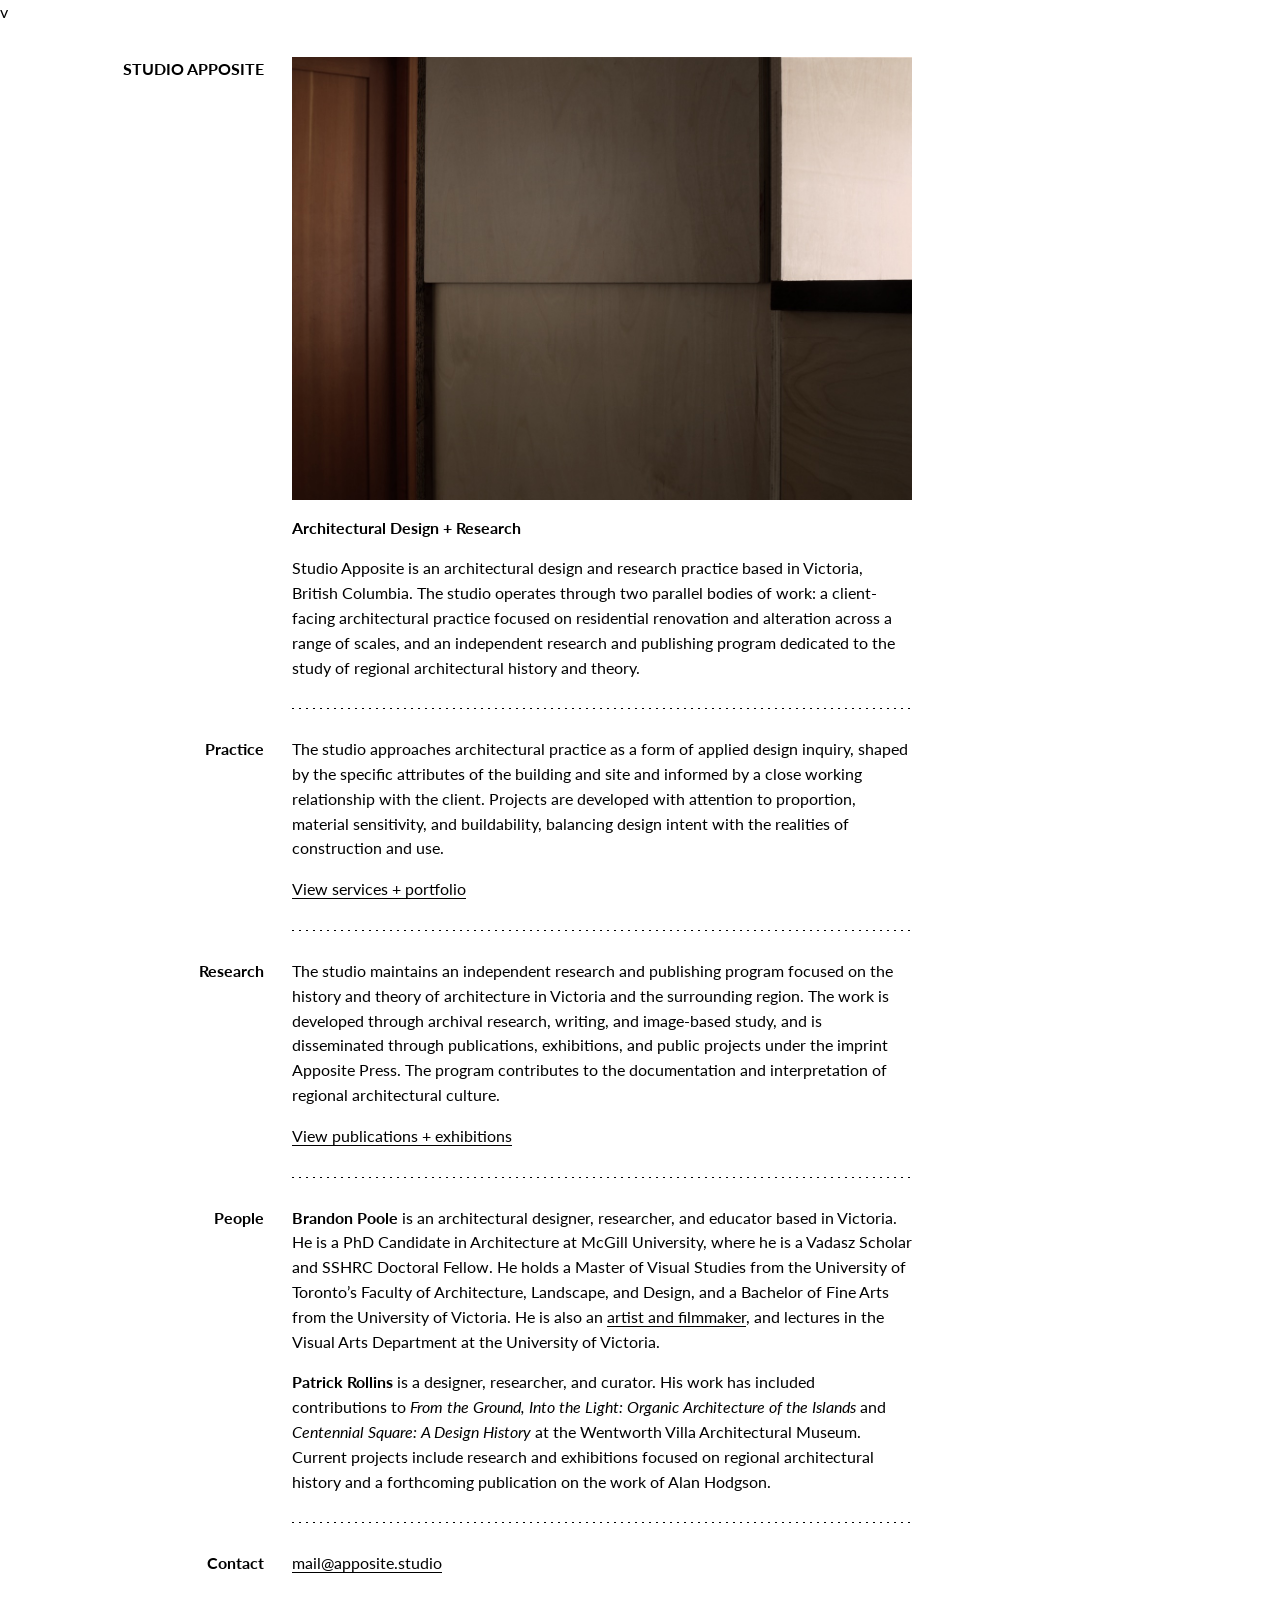
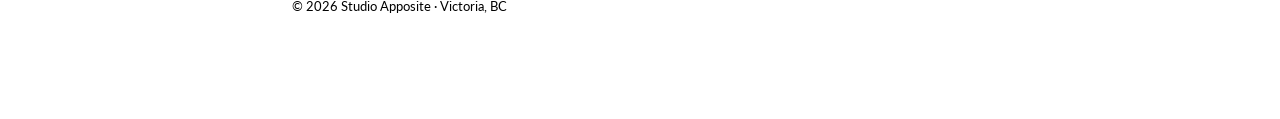
<file: index.html>
<!doctype html>
<html lang="en">
<head>
  <!-- Google tag (gtag.js) -->
  <script async src="https://www.googletagmanager.com/gtag/js?id=G-4Z03LNW37H"></script>
  <script>
    window.dataLayer = window.dataLayer || [];
    function gtag(){dataLayer.push(arguments);}
    gtag('js', new Date());
    gtag('config', 'G-4Z03LNW37H');
  </script>

  <meta charset="utf-8" />
  <meta name="viewport" content="width=device-width, initial-scale=1" />
  <title>Studio Apposite — Architectural Design + Research | Victoria, BC</title>
  <meta name="description" content="Studio Apposite is an architectural design and research practice based in Victoria, BC, working across renovations, additions, and small-scale interventions." />

  <!-- Link preview (Open Graph / Messenger) -->
  <link rel="canonical" href="https://apposite.studio/" />
  <meta property="og:site_name" content="Studio Apposite" />
  <meta property="og:title" content="Studio Apposite — Architectural Design + Research" />
  <meta property="og:description" content="Architectural design and research practice based in Victoria, British Columbia. Renovations, additions, and small-scale interventions, alongside a publishing program (Apposite Press)." />
  <meta property="og:type" content="website" />
  <meta property="og:url" content="https://apposite.studio/" />
  <meta property="og:image" content="https://apposite.studio/assets/images/og-image.jpg" />
  <meta property="og:image:width" content="1200" />
  <meta property="og:image:height" content="630" />

  <meta name="twitter:card" content="summary_large_image" />
  <meta name="twitter:title" content="Studio Apposite — Architectural Design + Research" />
  <meta name="twitter:description" content="Architectural design and research practice based in Victoria, BC. Renovations, additions, and small-scale interventions, plus Apposite Press." />
  <meta name="twitter:image" content="https://apposite.studio/assets/images/og-image.jpg" />
v  <link rel="icon" href="/favicon.ico" type="image/x-icon">

  <!-- Lato -->
  <link rel="preconnect" href="https://fonts.googleapis.com">
  <link rel="preconnect" href="https://fonts.gstatic.com" crossorigin>
  <link href="https://fonts.googleapis.com/css2?family=Lato:ital,wght@0,400;0,700;1,400;1,700&display=swap" rel="stylesheet">

  <!-- Kit (ConvertKit) embed script (load once) -->
  <script async src="https://f.convertkit.com/ckjs/ck.5.js"></script>

  <style>
    /* ----------------------------- */
    /* Reset + base                   */
    /* ----------------------------- */
    * { box-sizing: border-box; }
    html, body { margin: 0; padding: 0; }

    body{
      font-family: "Lato", system-ui, -apple-system, Segoe UI, Roboto, Helvetica, Arial, sans-serif;
      font-size: 16px;
      line-height: 1.55;
      color: #000;
      background: #fff;
    }

    :root{
      --rhythm: 16px;
      --label-col: 240px;
      --gap: 28px;
      --edge: 24px;
      --content-max: 620px;
    }

    .wrap{
      max-width: 980px;
      margin: 0;
      padding: var(--edge) var(--edge) calc(var(--rhythm) * 6);
    }

    p{ margin: 0 0 calc(var(--rhythm) * 1) 0; }
    .b{ font-weight: 700; }
    .i{ font-style: italic; }
    .sc{ font-variant: small-caps; letter-spacing: 0.02em; }

    /* Links (static underline) */
    a{
      color:#000;
      text-decoration: underline;
      text-underline-offset: 3px;
      text-decoration-thickness: 1px;
    }
    @media (hover:hover){
      a:hover{ text-decoration-thickness: 2px; }
    }

    /* Grid rows + labels */
    .row{
      display: grid;
      grid-template-columns: var(--label-col) minmax(0, var(--content-max));
      column-gap: var(--gap);
      padding: calc(var(--rhythm) * 0.5) 0;
      align-items: baseline;
      justify-content: start;
    }

    .label{
      font-weight: 700;
      text-align: right;
      padding-top: 0;
    }

    h1.label, h2.label { margin: 0; font-size: inherit; }
    .content p:last-child{ margin-bottom: 0; }

    /* Top block */
    .top-block{
      grid-template-areas:
        "label media"
        "label content";
      align-items: start;
    }
    .top-block .label{ grid-area: label; }
    .top-block .top-media{ grid-area: media; }
    .top-block .top-content{ grid-area: content; }
    .top-block .top-media{ margin-bottom: calc(var(--rhythm) * 1); }
    .top-block .top-content p:last-child{ margin-bottom: 0; }

    /* Hook image */
    .hook-image{
      width: 100%;
      height: auto;
      display: block;
      margin: 0;
      border: 0;
      border-radius: 0;
      object-fit: cover;
    }

    /* Rule separators */
    .rule{
      height: 1px;
      width: 100%;
      background-image: repeating-linear-gradient(
        to right,
        #000 0,
        #000 2px,
        transparent 2px,
        transparent 7px
      );
      transform-origin: 0 50%;
      transform: scaleX(0);
      transition: transform 180ms linear;
    }
    .rulewrap{ margin: calc(var(--rhythm) * 0.75) 0; }

    /* Colophon */
    .colophon{
      margin-top: 5px;
      font-size: 13px;
      line-height: 1.4;
    }

    /* ----------------------------- */
    /* Kit inline form — Apposite overrides */
    /* ----------------------------- */
    .apposite-kit{ max-width: 100% !important; }

    .apposite-kit .formkit-fields{
      margin: 0 !important;
      align-items: center !important;
    }

    /* Use flex gap if present; fall back to margins */
    .apposite-kit .formkit-fields{ gap: 18px !important; }

    .apposite-kit .formkit-field,
    .apposite-kit .formkit-submit{
      margin: 0 !important;
    }

    .apposite-kit .formkit-input{
      border: 1px dotted #000 !important;
      border-radius: 0 !important;
      background: transparent !important;
      color: #000 !important;
      padding: 6px 10px !important;
      font: inherit !important;
      height: 38px !important;
      line-height: 1.2 !important;
    }
    .apposite-kit .formkit-input:focus{
      outline: none !important;
      border-color: #000 !important;
    }

    /* Button behaves like underlined link */
    .apposite-kit .formkit-submit{
      background: none !important;
      color: #000 !important;
      border: 0 !important;
      border-radius: 0 !important;
      padding: 0 !important;
      font: inherit !important;
      width: auto !important;
      cursor: pointer !important;
      margin-bottom: 0 !important;
    }
    .apposite-kit .formkit-submit > span{
      display: inline !important;
      padding: 0 !important;
      text-decoration: underline !important;
      text-underline-offset: 3px !important;
      text-decoration-thickness: 1px !important;
      background: none !important;
    }
    @media (hover:hover){
      .apposite-kit .formkit-submit:hover > span{
        text-decoration-thickness: 2px !important;
      }
    }

    /* Hide “Built with Kit” */
    .apposite-kit .formkit-powered-by-convertkit-container{
      display: none !important;
    }

    /* Alerts: keep minimal */
    .apposite-kit .formkit-alert{
      border: 1px dotted #000 !important;
      border-radius: 0 !important;
      background: transparent !important;
      color: #000 !important;
      padding: 8px 10px !important;
      margin: 12px 0 0 0 !important;
      text-align: left !important;
    }
    .apposite-kit .formkit-alert:empty{ display: none !important; }

    /* ----------------------------- */
    /* Mobile                         */
    /* ----------------------------- */
    @media (max-width: 760px){
      :root{ --edge: 16px; }

      .wrap{
        padding: var(--edge);
        padding-bottom: calc(var(--rhythm) * 6);
      }

      .row{ grid-template-columns: 1fr; }
      .label{ text-align: left; margin-bottom: 6px; padding-top: 0; }

      /* Top block order on mobile: image -> label -> text */
      .top-block{
        grid-template-areas:
          "media"
          "label"
          "content";
        padding-top: 0;
      }

      .top-block .label{
        margin-top: calc(var(--rhythm) * 0.75);
        margin-bottom: 0;
      }

      .top-block .top-media{
        margin-bottom: calc(var(--rhythm) * 1);
      }
    }

    @media (prefers-reduced-motion: reduce){
      .rule{ transform: none !important; transition: none !important; }
    }
  </style>
</head>

<body>
  <main class="wrap">

    <!-- Top block -->
    <section class="row top-block">
      <h1 class="label">STUDIO APPOSITE</h1>

      <div class="top-media">
        <img
          class="hook-image"
          src="assets/images/Maquinna05.jpg"
          alt="Maquinna Suite detail — Studio Apposite"
          loading="lazy"
          decoding="async"
        />
      </div>

      <div class="top-content">
        <p><span class="b">Architectural Design + Research</span></p>
        <p>
          Studio Apposite is an architectural design and research practice based in Victoria, British Columbia.
          The studio operates through two parallel bodies of work: a client-facing architectural practice focused on residential renovation and alteration across a range of scales,
          and an independent research and publishing program dedicated to the study of regional architectural history and theory.
        </p>
      </div>
    </section>

    <section class="row rulewrap" aria-hidden="true">
      <div class="label"></div>
      <div class="content"><div class="rule"></div></div>
    </section>

    <section class="row" id="practice">
      <h2 class="label">Practice</h2>
      <div class="content">
        <p>
          The studio approaches architectural practice as a form of applied design inquiry, shaped by the specific attributes of the building and site and informed by a close working relationship with the client.
          Projects are developed with attention to proportion, material sensitivity, and buildability, balancing design intent with the realities of construction and use.
        </p>
        <p><a href="practice.html">View services + portfolio</a></p>
      </div>
    </section>

    <section class="row rulewrap" aria-hidden="true">
      <div class="label"></div>
      <div class="content"><div class="rule"></div></div>
    </section>

    <section class="row" id="research">
      <h2 class="label">Research</h2>
      <div class="content">
        <p>
          The studio maintains an independent research and publishing program focused on the history and theory of architecture in Victoria and the surrounding region.
          The work is developed through archival research, writing, and image-based study, and is disseminated through publications, exhibitions, and public projects under the imprint Apposite Press.
          The program contributes to the documentation and interpretation of regional architectural culture.
        </p>
        <p><a href="research.html">View publications + exhibitions</a></p>
      </div>
    </section>

    <section class="row rulewrap" aria-hidden="true">
      <div class="label"></div>
      <div class="content"><div class="rule"></div></div>
    </section>

    <section class="row" id="people">
      <h2 class="label">People</h2>
      <div class="content">
        <p>
          <span class="b">Brandon Poole</span> is an architectural designer, researcher, and educator based in Victoria. He is a PhD Candidate in Architecture at McGill University, where he is a Vadasz Scholar and SSHRC Doctoral Fellow.
          He holds a Master of Visual Studies from the University of Toronto’s Faculty of Architecture, Landscape, and Design, and a Bachelor of Fine Arts from the University of Victoria.
          He is also an <a href="https://brandonpoole.net/">artist and filmmaker</a>, and lectures in the Visual Arts Department at the University of Victoria.
        </p>
        <p>
          <span class="b">Patrick Rollins</span> is a designer, researcher, and curator. His work has included contributions to <span class="i">From the Ground, Into the Light: Organic Architecture of the Islands</span> and
          <span class="i">Centennial Square: A Design History</span> at the Wentworth Villa Architectural Museum.
          Current projects include research and exhibitions focused on regional architectural history and a forthcoming publication on the work of Alan Hodgson.
        </p>
      </div>
    </section>

    <section class="row rulewrap" aria-hidden="true">
      <div class="label"></div>
      <div class="content"><div class="rule"></div></div>
    </section>

    <section class="row" id="contact">
      <h2 class="label">Contact</h2>
      <div class="content">
        <p>
          <a href="mailto:mail@apposite.studio"
             onclick="gtag('event','contact_email_click',{method:'email'});">
            mail@apposite.studio
          </a>
        </p>
      </div>
    </section>

    <section class="row" id="colophon">
      <div class="label"></div>
      <div class="content">
        <p class="colophon">© <span id="y"></span> Studio Apposite · Victoria, BC</p>
      </div>
    </section>

  </main>

  <script>
    // Year
    document.getElementById("y").textContent = new Date().getFullYear();

    // Animate dashed rules on first view
    const prefersReduced = window.matchMedia("(prefers-reduced-motion: reduce)").matches;
    const ruleEls = Array.from(document.querySelectorAll(".rule"));

    if (!prefersReduced && "IntersectionObserver" in window) {
      const io = new IntersectionObserver((entries) => {
        entries.forEach((entry) => {
          if (!entry.isIntersecting) return;
          entry.target.style.transform = "scaleX(1)";
          io.unobserve(entry.target);
        });
      }, { root: null, rootMargin: "0px 0px -12% 0px", threshold: 0.01 });

      ruleEls.forEach(el => io.observe(el));
    } else {
      ruleEls.forEach(el => { el.style.transform = "scaleX(1)"; });
    }
  </script>
</body>
</html>
</file>
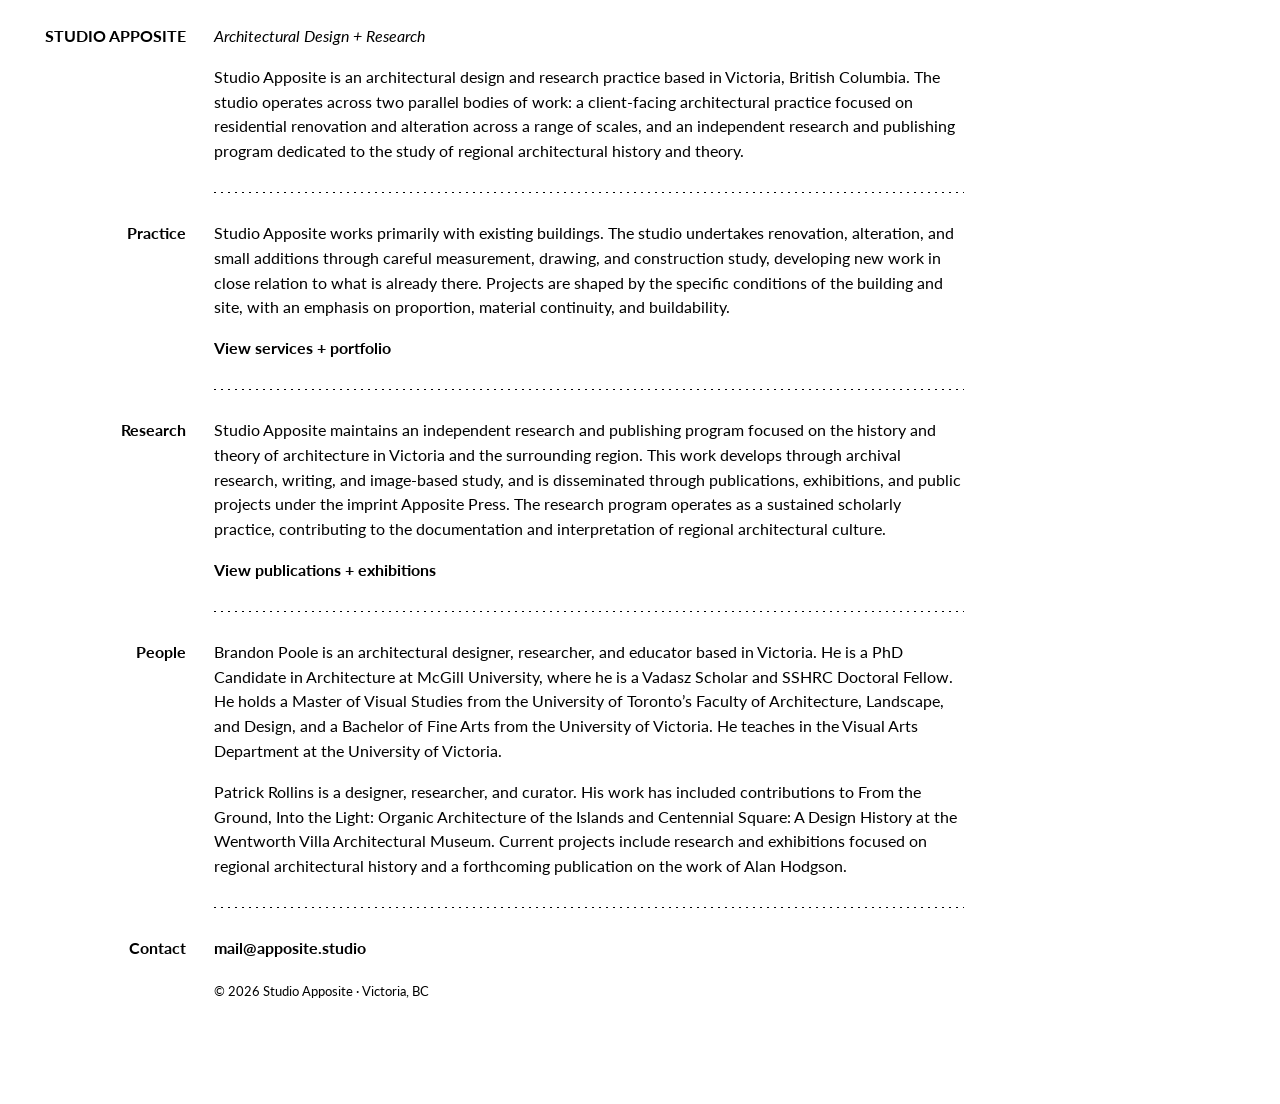
<file: index_HiddenCentreImage.html>
<!doctype html>
<html lang="en">
<head>
  <meta charset="utf-8" />
  <meta name="viewport" content="width=device-width, initial-scale=1" />
  <title>Studio Apposite</title>
  <meta name="description" content="Studio Apposite — Architecture + Research." />

  <!-- Lato -->
  <link rel="preconnect" href="https://fonts.googleapis.com">
  <link rel="preconnect" href="https://fonts.gstatic.com" crossorigin>
  <link href="https://fonts.googleapis.com/css2?family=Lato:ital,wght@0,400;0,700;1,400;1,700&display=swap" rel="stylesheet">

  <style>
    /* ----------------------------- */
    /* Reset + base                   */
    /* ----------------------------- */
    * { box-sizing: border-box; }
    html, body { margin: 0; padding: 0; }

    body{
      font-family: "Lato", system-ui, -apple-system, Segoe UI, Roboto, Helvetica, Arial, sans-serif;
      font-size: 16px;
      line-height: 1.55;
      color: #000;
      background: #fff;
    }
    html{
      transform: scale(1);
      transform-origin: top left;
    }
    :root{
      --rhythm: 16px;
      --label-col: 170px;
      --gap: 28px;
      --edge: 16px; /* or 24px if you want calmer */
    }

    .wrap{
      max-width: 980px;
      margin: 0;
      padding: var(--edge) var(--edge) calc(var(--rhythm) * 6);
    }

    p{ margin: 0 0 calc(var(--rhythm) * 1) 0; }

    .b{ font-weight: 700; }
    .i{ font-style: italic; }
    .sc{ font-variant: small-caps; letter-spacing: 0.02em;}

    /* ----------------------------- */
    /* Links                          */
    /* ----------------------------- */
    a{
      color:#000;
      text-decoration: underline;
      text-underline-offset: 3px;
      text-decoration-thickness: 1px;
    }

    @media (hover:hover){
      a{
        background-image: linear-gradient(#000,#000);
        background-size: 0% 1px;
        background-position: 0 100%;
        background-repeat: no-repeat;
        text-decoration: none;
        padding-bottom: 1px;
        transition: background-size 140ms linear;
      }
      a:hover{ background-size: 100% 1px; }
    }

    /* ----------------------------- */
    /* Grid rows + labels             */
    /* ----------------------------- */
    .row{
      display: grid;
      grid-template-columns: var(--label-col) 1fr;
      column-gap: var(--gap);
      padding: calc(var(--rhythm) * 0.5) 0;
      align-items: baseline;
    }

    .label{
      font-weight: 700;
      text-align: right;
      padding-top: 0;
    }

    .content p:last-child{ margin-bottom: 0; }

    /* ----------------------------- */
    /* Top block (image + label + text) */
    /* ----------------------------- */
    .top-block{
      grid-template-areas:
        "label media"
        "label content";
      align-items: start;
    }
    .top-block .label{ grid-area: label; }
    .top-block .top-media{ grid-area: media; }
    .top-block .top-content{ grid-area: content; }

    /* Desktop: consistent breathing room under the image */
    .top-block .top-media{
      margin-bottom: calc(var(--rhythm) * 1);
    }

    /* Prevent extra gap at end of top text before the rule */
    .top-block .top-content p:last-child{
      margin-bottom: 0;
    }

    /* ----------------------------- */
    /* Rule separators                */
    /* ----------------------------- */
    .rule{
      height: 1px;
      width: 100%;
      background-image: repeating-linear-gradient(
        to right,
        #000 0,
        #000 2px,
        transparent 2px,
        transparent 7px
      );
      transform-origin: 0 50%;
      transform: scaleX(0);
      transition: transform 180ms linear;
    }

    .rulewrap{ margin: calc(var(--rhythm) * 0.75) 0; }

    /* ----------------------------- */
    /* Inputs (global baseline)       */
    /* ----------------------------- */
    input, button{
      font: inherit;
      color: #000;
      background: #fff;
      border: 1px solid #000;
      padding: 6px 8px;
      border-radius: 0;
    }
    button{ cursor: pointer; }
    input{ width: min(520px, 100%); }

    /* ----------------------------- */
    /* Hook image                     */
    /* ----------------------------- */
    .hook-image{
      width: 100%;
      height: auto;
      display: block;
      margin: 0;                 /* spacing handled by container (top-media) */
      border: 0px dotted #000;    /* optional */
      border-radius: 0;
      object-fit: cover;
    }

    /* ----------------------------- */
    /* Newsletter (kept, even if commented out) */
    /* ----------------------------- */
    .newsletter-section{
      align-items: start;
    }
    .newsletter-section .label{
      padding-top: 6px;
    }

    .newsletter-form{ margin: 0; }

    .newsletter-row{
      display: flex;
      align-items: center;
      gap: 18px;
    }

    .emailfield{
      position: relative;
      border: 1px dotted #000;
      width: min(760px, 100%);
      height: 38px;
      display: block;
    }

    .emailfield-left,
    .emailfield-right{
      position: absolute;
      top: 50%;
      transform: translateY(-50%);
      pointer-events: none;
      white-space: nowrap;
      font: inherit;
    }

    .emailfield-left{ left: 10px; }

    .emailfield-right{
      right: 10px;
      max-width: 65%;
      overflow: hidden;
      text-overflow: ellipsis;
      font-style: italic;
    }

    .emailfield input{
      position: absolute;
      inset: 0;
      width: 100%;
      height: 100%;
      border: 0;
      background: transparent;
      padding: 6px 10px;
      font: inherit;
      color: #000;
      outline: none;
      padding-left: 70px;
    }

    .emailfield.has-value .emailfield-right{ display: none; }

    .newsletter-actions{ margin-top: 10px; }

    .newsletter-actions button{
      border: none;
      padding: 0;
      background: none;
      cursor: pointer;
      text-decoration: underline;
      text-underline-offset: 3px;
      text-decoration-thickness: 1px;
      line-height: 1;
    }

    /* ----------------------------- */
    /* Colophon                       */
    /* ----------------------------- */
    .colophon{
      margin-top: 5px;
      font-size: 13px;
      line-height: 1.4;
    }

    /* ----------------------------- */
    /* Mobile                         */
    /* ----------------------------- */
    @media (max-width: 760px){
      html{
    transform: none;
  }
      :root{ --edge: 16px;}

      .wrap{
    padding: var(--edge);
    padding-bottom: calc(var(--rhythm) * 6);
  }


      .row{ grid-template-columns: 1fr; }
      .label{ text-align: left; margin-bottom: 6px; padding-top: 0; }

      /* Top block order on mobile: image -> label -> text */
      .top-block{
        grid-template-areas:
          "media"
          "label"
          "content";
        padding-top: 0;
      }

      .top-block .label{
        margin-top: calc(var(--rhythm) * 0.75);
        margin-bottom: 0;
      }

      /* keep breathing room under the image on mobile */
      .top-block .top-media{
        margin-bottom: calc(var(--rhythm) * 1);
      }

      .newsletter-section .label{ padding-top: 0; }

      .newsletter-row{ gap: 12px; }
      .emailfield{ width: 100%; }
      .emailfield-right{ max-width: 52%; }
    }

    @media (prefers-reduced-motion: reduce){
      .rule{ transform: none !important; transition: none !important; }
      a{ transition: none !important; }
    }
  </style>
</head>

<body>

<main class="wrap">

  <!-- Top block -->
  <section class="row top-block">
    <div class="label">STUDIO APPOSITE</div>
<!--
    <div class="top-media">
      <img
        class="hook-image"
        src="assets/images/Maquinna05.jpg"
        alt="Architectural detail, Studio Apposite"
        loading="lazy"
        decoding="async"
      />
    </div>
-->
    <div class="top-content">
      <p><span class="i">Architectural Design + Research</span></p>

      <p>
        Studio Apposite is an architectural design and research practice based in Victoria, British Columbia. The studio operates across two parallel bodies of work: a client-facing architectural practice focused on residential renovation and alteration across a range of scales, and an independent research and publishing program dedicated to the study of regional architectural history and theory.
      </p>
    </div>
  </section>

  <section class="row rulewrap" aria-hidden="true">
    <div class="label"></div>
    <div class="content"><div class="rule"></div></div>
  </section>

  <section class="row" id="practice">
    <div class="label">Practice</div>
    <div class="content">
      <p>Studio Apposite works primarily with existing buildings. The studio undertakes renovation, alteration, and small additions through careful measurement, drawing, and construction study, developing new work in close relation to what is already there. Projects are shaped by the specific conditions of the building and site, with an emphasis on proportion, material continuity, and buildability.</p>

      <p><a href="practice.html"><span class="b">View services + portfolio</span></a></p>
    </div>
  </section>

  <section class="row rulewrap" aria-hidden="true">
    <div class="label"></div>
    <div class="content"><div class="rule"></div></div>
  </section>

  <section class="row" id="research">
    <div class="label">Research</div>
    <div class="content">
      <p>
      Studio Apposite maintains an independent research and publishing program focused on the history and theory of architecture in Victoria and the surrounding region. This work develops through archival research, writing, and image-based study, and is disseminated through publications, exhibitions, and public projects under the imprint Apposite Press. The research program operates as a sustained scholarly practice, contributing to the documentation and interpretation of regional architectural culture.  </p>

      <p><a href="research.html"><span class="b">View publications + exhibitions</span></a></p>
    </div>
  </section>

  <section class="row rulewrap" aria-hidden="true">
    <div class="label"></div>
    <div class="content"><div class="rule"></div></div>
  </section>

  <section class="row" id="people">
    <div class="label">People</div>
    <div class="content">
    <p>  Brandon Poole is an architectural designer, researcher, and educator based in Victoria. He is a PhD Candidate in Architecture at McGill University, where he is a Vadasz Scholar and SSHRC Doctoral Fellow. He holds a Master of Visual Studies from the University of Toronto’s Faculty of Architecture, Landscape, and Design, and a Bachelor of Fine Arts from the University of Victoria. He teaches in the Visual Arts Department at the University of Victoria.
</p><p>
  Patrick Rollins is a designer, researcher, and curator. His work has included contributions to From the Ground, Into the Light: Organic Architecture of the Islands and Centennial Square: A Design History at the Wentworth Villa Architectural Museum. Current projects include research and exhibitions focused on regional architectural history and a forthcoming publication on the work of Alan Hodgson.
</p>  </div>
  </section>

  <section class="row rulewrap" aria-hidden="true">
    <div class="label"></div>
    <div class="content"><div class="rule"></div></div>
  </section>

  <section class="row" id="contact">
    <div class="label">Contact</div>
    <div class="content">
      <p><a href="mailto:mail@apposite.studio"><span class="b">mail@apposite.studio</span></a></p>
    </div>
  </section>

  <section class="row" id="colophon">
    <div class="label"></div>
    <div class="content">
      <p class="colophon">© <span id="y"></span> Studio Apposite · Victoria, BC</p>
    </div>
  </section>

  <!--<section class="row newsletter-section" id="newsletter">
  <div class="label">Newsletter</div>
  <div class="content">
    <form
      class="newsletter-form"
      action="https://buttondown.com/api/emails/embed-subscribe/studioapposite"
      method="post"
    >
      <input type="hidden" name="tag" value="research" />
      <input type="hidden" name="metadata[source]" value="index" />

      <input type="text" name="bd_hp" tabindex="-1" autocomplete="off"
             style="position:absolute;left:-5000px;" aria-hidden="true">

      <div class="newsletter-row">
        <div class="emailfield">
          <span class="emailfield-left">Email</span>

          <input
            id="bd-email"
            type="email"
            name="email"
            required
            aria-label="Email address"
            autocomplete="email"
            inputmode="email"
          />
        </div>
      </div>

      <div class="newsletter-actions">
        <button type="submit" class="b">Subscribe</button>
      </div>

      <!-- line break after subscribe is naturally created by this paragraph -->

    </form>
  </div>
</section>

</main>

<script>
  // Year
  document.getElementById("y").textContent = new Date().getFullYear();

  // Animate only the dashed rules on first view (no content opacity changes)
  const prefersReduced = window.matchMedia("(prefers-reduced-motion: reduce)").matches;
  const ruleEls = Array.from(document.querySelectorAll(".rule"));

  if (!prefersReduced && "IntersectionObserver" in window) {
    const io = new IntersectionObserver((entries) => {
      entries.forEach((entry) => {
        if (!entry.isIntersecting) return;
        const el = entry.target;
        el.style.transform = "scaleX(1)";
        io.unobserve(el);
      });
    }, { root: null, rootMargin: "0px 0px -12% 0px", threshold: 0.01 });

    ruleEls.forEach(el => io.observe(el));
  } else {
    ruleEls.forEach(el => { el.style.transform = "scaleX(1)"; });
  }

  // Buttondown honeypot guard
  (function(){
    const hp = document.querySelector('input[name="bd_hp"]');
    const form = hp ? hp.closest("form") : null;
    if (!form) return;
    form.addEventListener("submit", (e) => {
      if (hp.value) e.preventDefault();
    });
  })();

  // Hide the right-side hint when user types
  (function(){
    const input = document.getElementById("bd-email");
    if (!input) return;
    const wrap = input.closest(".emailfield");
    if (!wrap) return;

    function sync(){
      wrap.classList.toggle("has-value", !!input.value.trim());
    }
    input.addEventListener("input", sync);
    sync();
  })();
</script>

</body>
</html>
</file>
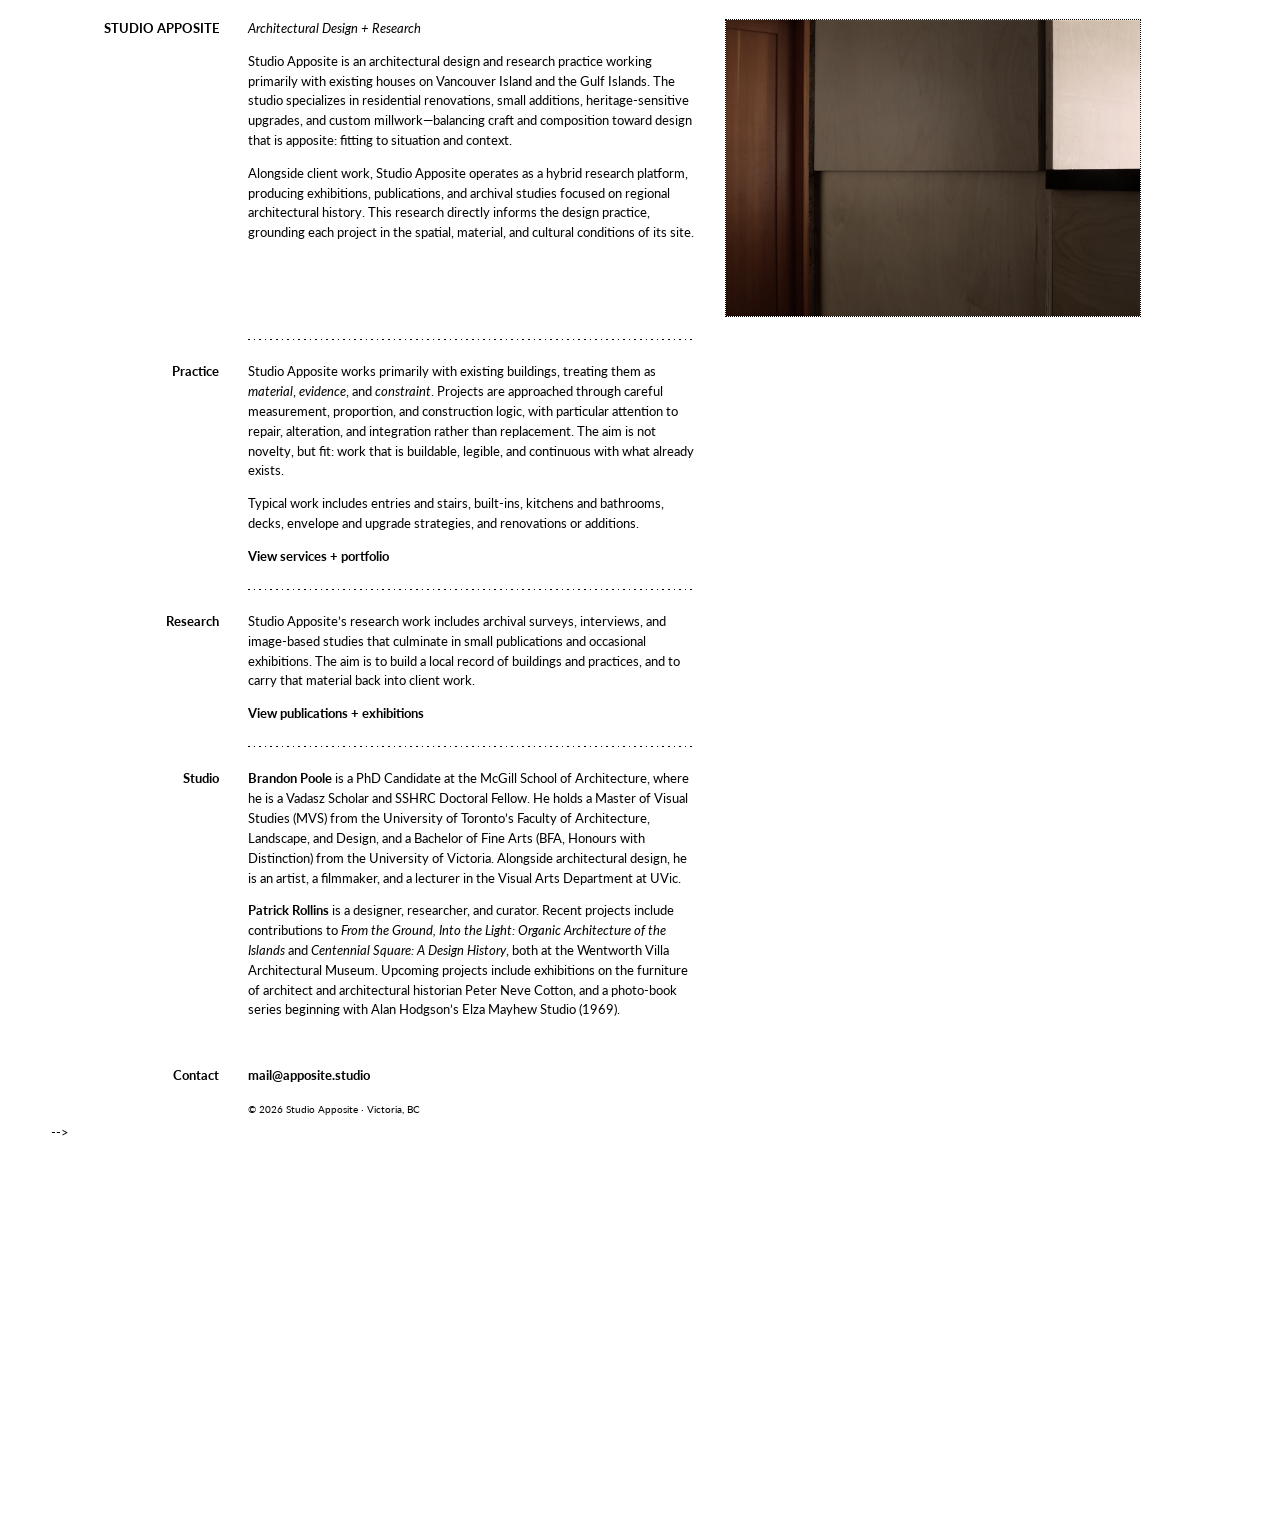
<file: index_Right Image.html>
<!doctype html>
<html lang="en">
<head>
  <meta charset="utf-8" />
  <meta name="viewport" content="width=device-width, initial-scale=1" />
  <title>Studio Apposite</title>
  <meta name="description" content="Studio Apposite — Architecture + Research." />

  <!-- Lato -->
  <link rel="preconnect" href="https://fonts.googleapis.com">
  <link rel="preconnect" href="https://fonts.gstatic.com" crossorigin>
  <link href="https://fonts.googleapis.com/css2?family=Lato:ital,wght@0,400;0,700;1,400;1,700&display=swap" rel="stylesheet">

  <style>
    * { box-sizing: border-box; }
    html, body { margin: 0; padding: 0; }

    body{
      font-family: "Lato", system-ui, -apple-system, Segoe UI, Roboto, Helvetica, Arial, sans-serif;
      font-size: 16px;
      line-height: 1.55;
      color: #000;
      background: #fff;
      zoom: 0.8;
    }

    :root{
      --rhythm: 16px;

      /* columns */
      --left-buffer: 24px;     /* CHANGED: smaller buffer so everything moves left */
      --label-col: 150px;
      --gap: 36px;
      --photo-col: 520px;      /* CHANGED: give photo real room */

      /* outer padding */
      --page-pad: 44px;
    }

    .wrap{
      max-width: 1560px; /* CHANGED: wider so the photo can be bigger */
      margin: 0 auto;
      padding: calc(var(--rhythm) * 1) var(--page-pad) calc(var(--rhythm) * 6);
    }

    p{ margin: 0 0 calc(var(--rhythm) * 1) 0; }

    .b{ font-weight: 700; }
    .i{ font-style: italic; }

    a{
      color:#000;
      text-decoration: underline;
      text-underline-offset: 3px;
      text-decoration-thickness: 1px;
    }

    @media (hover:hover){
      a{
        background-image: linear-gradient(#000,#000);
        background-size: 0% 1px;
        background-position: 0 100%;
        background-repeat: no-repeat;
        text-decoration: none;
        padding-bottom: 1px;
        transition: background-size 140ms linear;
      }
      a:hover{ background-size: 100% 1px; }
    }

    /* ROW = buffer | label | content | photo */
    .row{
      display: grid;
      grid-template-columns: var(--left-buffer) var(--label-col) minmax(0, 560px) var(--photo-col);
      column-gap: var(--gap);
      padding: calc(var(--rhythm) * 0.5) 0;
      align-items: start;
    }

    .pad{ /* purely structural; no styling needed */ }

    .label{
      font-weight: 700;
      text-align: right;
      padding-top: 0;
    }

    .content p:last-child{ margin-bottom: 0; }

    .rule{
      height: 1px;
      width: 100%;
      background-image: repeating-linear-gradient(
        to right,
        #000 0,
        #000 2px,
        transparent 2px,
        transparent 7px
      );
      transform-origin: 0 50%;
      transform: scaleX(0);
      transition: transform 180ms linear;
    }

    .rulewrap{ margin: calc(var(--rhythm) * 0.75) 0; }

    /* Inputs (global baseline) */
    input, button{
      font: inherit;
      color: #000;
      background: #fff;
      border: 1px solid #000;
      padding: 6px 8px;
      border-radius: 0;
    }
    button{ cursor: pointer; }
    input{ width: min(520px, 100%); }

    /* --- Photo column (top row only) --- */
    .photo{
      align-self: start; /* IMPORTANT: do NOT stretch to match the text column */
    }
    .photo-inner{
      /* CHANGED: remove the border from the container so it doesn't draw a tall empty box */
      border: 0;
      display: block;
      overflow: visible;
      background: transparent;
    }

    /* KEY CHANGE: show the whole image, and make the border hug the image itself */
    .hook-image{
      width: 100%;
      height: auto;
      display: block;
      margin: 0;
      object-fit: contain;
      background: #fff;
      border: 1px dotted #000; /* CHANGED: border on image (not container) */
      border-radius: 0;
    }

    /* --- Newsletter (unchanged, kept) --- */
    .newsletter-section{
      align-items: start;
    }
    .newsletter-section .label{
      padding-top: 6px;
    }

    .newsletter-form{ margin: 0; }

    .newsletter-row{
      display: flex;
      align-items: center;
      gap: 18px;
    }

    .emailfield{
      position: relative;
      border: 1px dotted #000;
      width: min(760px, 100%);
      height: 38px;
      display: block;
    }

    .emailfield-left,
    .emailfield-right{
      position: absolute;
      top: 50%;
      transform: translateY(-50%);
      pointer-events: none;
      white-space: nowrap;
      font: inherit;
    }

    .emailfield-left{
      left: 10px;
    }

    .emailfield-right{
      right: 10px;
      max-width: 65%;
      overflow: hidden;
      text-overflow: ellipsis;
      font-style: italic;
    }

    .emailfield input{
      position: absolute;
      inset: 0;
      width: 100%;
      height: 100%;
      border: 0;
      background: transparent;
      padding: 6px 10px;
      font: inherit;
      color: #000;
      outline: none;
      padding-left: 70px;
    }

    .emailfield.has-value .emailfield-right{
      display: none;
    }

    .newsletter-actions{
      margin-top: 10px;
    }

    .newsletter-actions button{
      border: none;
      padding: 0;
      background: none;
      cursor: pointer;
      text-decoration: underline;
      text-underline-offset: 3px;
      text-decoration-thickness: 1px;
      line-height: 1;
    }

    .colophon{
      margin-top: 5px;
      font-size: 13px;
      line-height: 1.4;
    }

    /* Mobile */
    @media (max-width: 760px){
      :root{
        --page-pad: 22px;
        --left-buffer: 0px;
        --photo-col: 0px;
      }

      .wrap{
        padding-top: var(--page-pad);
      }

      .row{
        grid-template-columns: 1fr;
        column-gap: 0;
      }

      .pad{ display: none; }

      .label{
        text-align: left;
        margin-bottom: 6px;
      }

      /* hide photo column in all rows by default */
      .photo{ display: none; }

      /* Top row becomes: photo, then label+content */
      .top-row{
        grid-template-areas:
          "photo"
          "label"
          "content";
      }
      .top-row .photo{
        display: block;
        grid-area: photo;
        margin-bottom: calc(var(--rhythm) * 1);
      }
      .top-row .label{
        grid-area: label;
        margin-top: 0;
        margin-bottom: 0;
      }
      .top-row .content{
        grid-area: content;
      }
    }

    @media (prefers-reduced-motion: reduce){
      .rule{ transform: none !important; transition: none !important; }
      a{ transition: none !important; }
    }
  </style>
</head>

<body>

<main class="wrap">

  <!-- Top block -->
  <section class="row top-row">
    <div class="pad"></div>

    <div class="label">STUDIO APPOSITE</div>

    <div class="content">
      <p><span class="i">Architectural Design + Research</span></p>

      <p>
        Studio Apposite is an architectural design and research practice working primarily with existing houses on Vancouver Island and the Gulf Islands. The studio specializes in residential renovations, small additions, heritage-sensitive upgrades, and custom millwork—balancing craft and composition toward design that is apposite: fitting to situation and context.
      </p>
      <p>
        Alongside client work, Studio Apposite operates as a hybrid research platform, producing exhibitions, publications, and archival studies focused on regional architectural history. This research directly informs the design practice, grounding each project in the spatial, material, and cultural conditions of its site.
      </p>
    </div>

    <div class="photo">
      <div class="photo-inner">
        <img
          class="hook-image"
          src="assets/images/Maquinna05.jpg"
          alt="Architectural detail, Studio Apposite"
          loading="lazy"
          decoding="async"
        />
      </div>
    </div>
  </section>

  <section class="row rulewrap" aria-hidden="true">
    <div class="pad"></div>
    <div class="label"></div>
    <div class="content"><div class="rule"></div></div>
    <div class="photo"></div>
  </section>

  <section class="row" id="practice">
    <div class="pad"></div>
    <div class="label">Practice</div>
    <div class="content">
      <p>
        Studio Apposite works primarily with existing buildings, treating them as <span class="i">material</span>, <span class="i">evidence</span>, and <span class="i">constraint</span>.
        Projects are approached through careful measurement, proportion, and construction logic, with particular attention to repair,
        alteration, and integration rather than replacement. The aim is not novelty, but fit: work that is buildable, legible,
        and continuous with what already exists.
      </p>

      <p>
        Typical work includes entries and stairs, built-ins, kitchens and bathrooms, decks, envelope and upgrade strategies,
        and renovations or additions.
      </p>

      <p><a href="practice.html"><span class="b">View services + portfolio</span></a></p>
    </div>
    <div class="photo"></div>
  </section>

  <section class="row rulewrap" aria-hidden="true">
    <div class="pad"></div>
    <div class="label"></div>
    <div class="content"><div class="rule"></div></div>
    <div class="photo"></div>
  </section>

  <section class="row" id="research">
    <div class="pad"></div>
    <div class="label">Research</div>
    <div class="content">
      <p>
        Studio Apposite’s research work includes archival surveys, interviews, and image-based studies that culminate in small publications
        and occasional exhibitions. The aim is to build a local record of buildings and practices, and to carry that material back into client work.
      </p>

      <p><a href="research.html"><span class="b">View publications + exhibitions</span></a></p>
    </div>
    <div class="photo"></div>
  </section>

  <section class="row rulewrap" aria-hidden="true">
    <div class="pad"></div>
    <div class="label"></div>
    <div class="content"><div class="rule"></div></div>
    <div class="photo"></div>
  </section>

  <section class="row" id="studio">
    <div class="pad"></div>
    <div class="label">Studio</div>
    <div class="content">
      <p>
        <span class="b">Brandon Poole</span> is a PhD Candidate at the McGill School of Architecture, where he is a Vadasz Scholar and SSHRC
        Doctoral Fellow. He holds a Master of Visual Studies (MVS) from the University of Toronto’s Faculty of Architecture, Landscape,
        and Design, and a Bachelor of Fine Arts (BFA, Honours with Distinction) from the University of Victoria. Alongside architectural design,
        he is an artist, a filmmaker, and a lecturer in the Visual Arts Department at UVic.
      </p>

      <p>
        <span class="b">Patrick Rollins</span> is a designer, researcher, and curator. Recent projects include contributions to
        <span class="i">From the Ground, Into the Light: Organic Architecture of the Islands</span> and
        <span class="i">Centennial Square: A Design History</span>, both at the Wentworth Villa Architectural Museum. Upcoming projects include
        exhibitions on the furniture of architect and architectural historian Peter Neve Cotton, and a photo-book series beginning with Alan
        Hodgson’s Elza Mayhew Studio (1969).
      </p>
    </div>
    <div class="photo"></div>
  </section>

  <section class="row rulewrap" aria-hidden="true">
    <div class="pad"></div>
    <div class="label"></div>
    <div class="content"><div class="rule"></div></div>
    <div class="photo"></div>
  </section>

  <section class="row" id="contact">
    <div class="pad"></div>
    <div class="label">Contact</div>
    <div class="content">
      <p><a href="mailto:mail@apposite.studio"><span class="b">mail@apposite.studio</span></a></p>
    </div>
    <div class="photo"></div>
  </section>

  <section class="row" id="colophon">
    <div class="pad"></div>
    <div class="label"></div>
    <div class="content">
        <p class="colophon">© <span id="y"></span> Studio Apposite · Victoria, BC</p>
    </div>
    <div class="photo"></div>
  </section>

  <!--<section class="row newsletter-section" id="newsletter">
  <div class="label">Newsletter</div>
  <div class="content">
    <form
      class="newsletter-form"
      action="https://buttondown.com/api/emails/embed-subscribe/studioapposite"
      method="post"
    >
      <input type="hidden" name="tag" value="research" />
      <input type="hidden" name="metadata[source]" value="index" />


      <input type="text" name="bd_hp" tabindex="-1" autocomplete="off"
             style="position:absolute;left:-5000px;" aria-hidden="true">

      <div class="newsletter-row">
        <div class="emailfield">
          <span class="emailfield-left">Email</span>


          <input
            id="bd-email"
            type="email"
            name="email"
            required
            aria-label="Email address"
            autocomplete="email"
            inputmode="email"
          />
        </div>
      </div>

      <div class="newsletter-actions">
        <button type="submit" class="b">Subscribe</button>
      </div>

      <!-- line break after subscribe is naturally created by this paragraph -->

    </form>
  </div>
</section>-->

</main>

<script>
  // Year
  document.getElementById("y").textContent = new Date().getFullYear();

  // Animate only the dashed rules on first view (no content opacity changes)
  const prefersReduced = window.matchMedia("(prefers-reduced-motion: reduce)").matches;
  const ruleEls = Array.from(document.querySelectorAll(".rule"));

  if (!prefersReduced && "IntersectionObserver" in window) {
    const io = new IntersectionObserver((entries) => {
      entries.forEach((entry) => {
        if (!entry.isIntersecting) return;
        const el = entry.target;
        el.style.transform = "scaleX(1)";
        io.unobserve(el);
      });
    }, { root: null, rootMargin: "0px 0px -12% 0px", threshold: 0.01 });

    ruleEls.forEach(el => io.observe(el));
  } else {
    ruleEls.forEach(el => { el.style.transform = "scaleX(1)"; });
  }

  // Buttondown honeypot guard
  (function(){
    const hp = document.querySelector('input[name="bd_hp"]');
    const form = hp ? hp.closest("form") : null;
    if (!form) return;
    form.addEventListener("submit", (e) => {
      if (hp.value) e.preventDefault();
    });
  })();

  // Hide the right-side hint when user types
  (function(){
    const input = document.getElementById("bd-email");
    if (!input) return;
    const wrap = input.closest(".emailfield");
    if (!wrap) return;

    function sync(){
      wrap.classList.toggle("has-value", !!input.value.trim());
    }
    input.addEventListener("input", sync);
    sync();
  })();
</script>

</body>
</html>
</file>
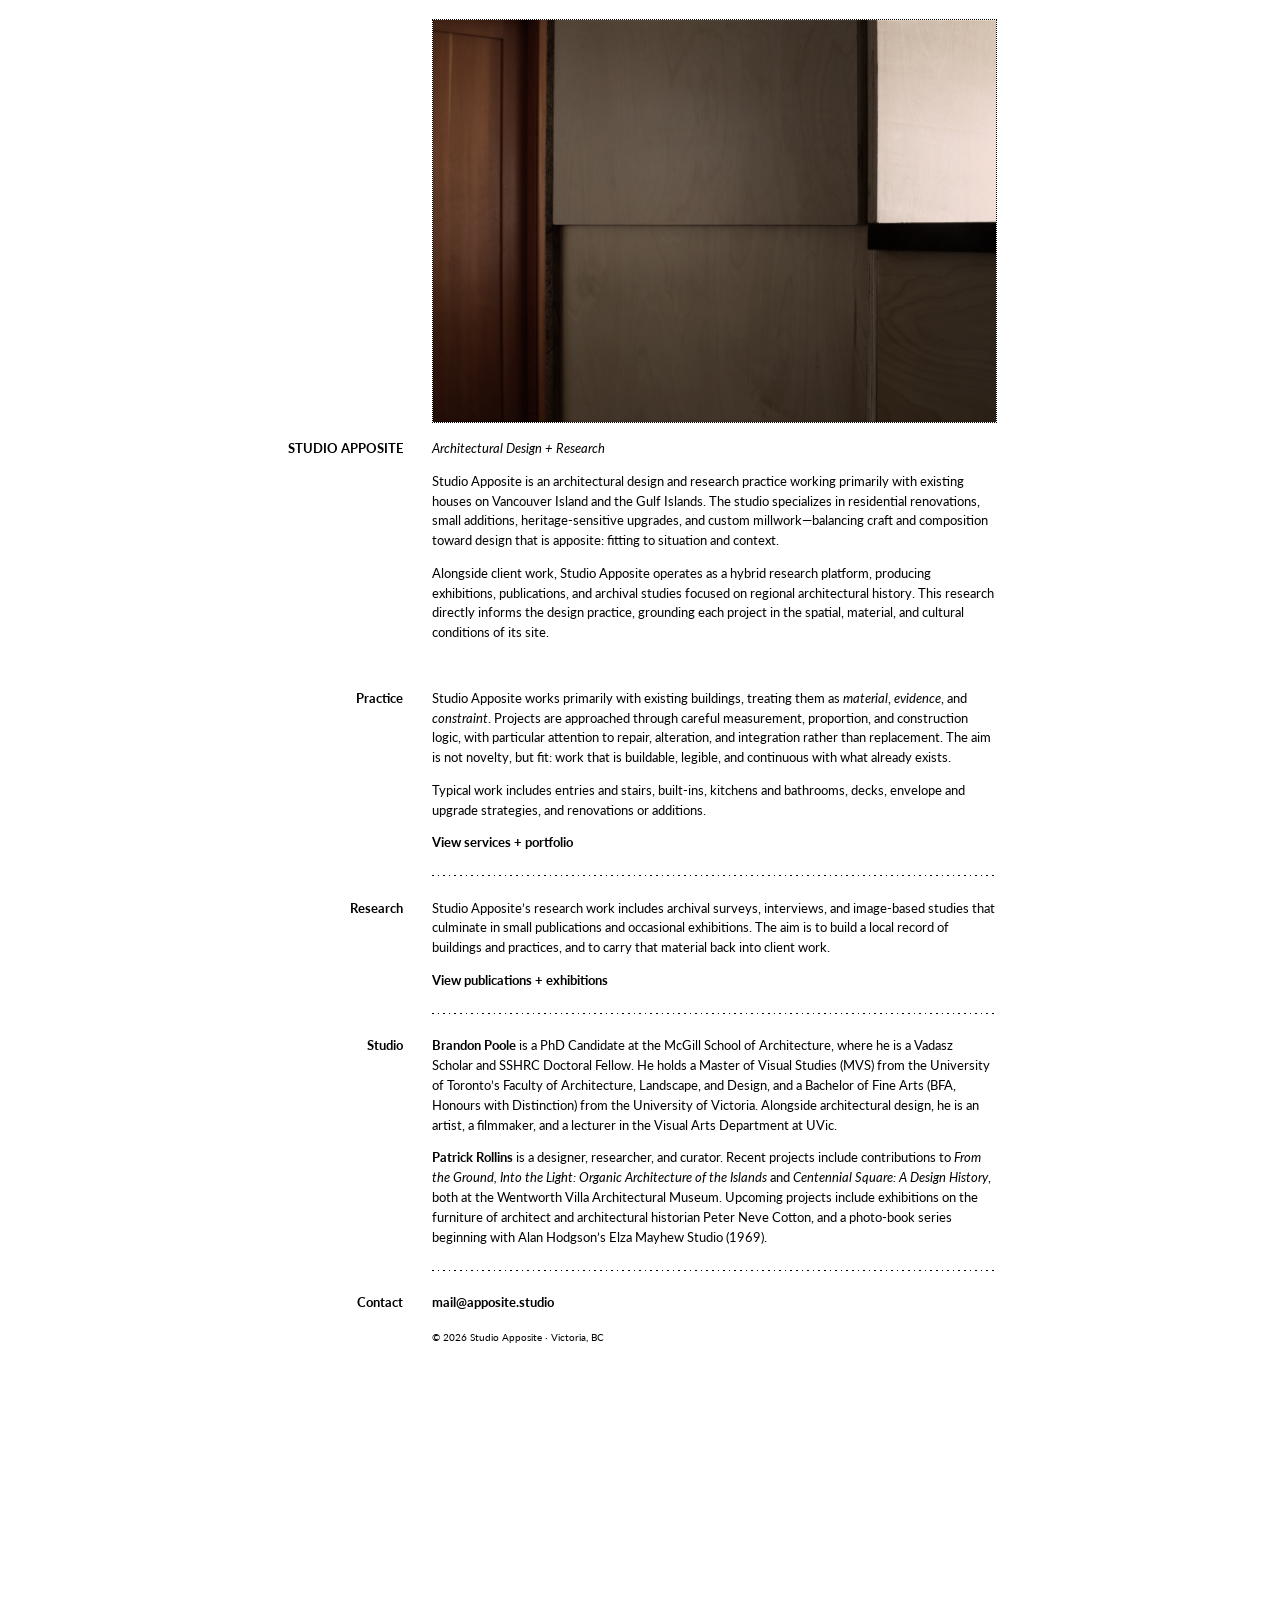
<file: index_StraightMiddle.html>
<!doctype html>
<html lang="en">
<head>
  <meta charset="utf-8" />
  <meta name="viewport" content="width=device-width, initial-scale=1" />
  <title>Studio Apposite</title>
  <meta name="description" content="Studio Apposite — Architecture + Research." />

  <!-- Lato -->
  <link rel="preconnect" href="https://fonts.googleapis.com">
  <link rel="preconnect" href="https://fonts.gstatic.com" crossorigin>
  <link href="https://fonts.googleapis.com/css2?family=Lato:ital,wght@0,400;0,700;1,400;1,700&display=swap" rel="stylesheet">

  <style>
    * { box-sizing: border-box; }
    html, body { margin: 0; padding: 0; }

    body{
      font-family: "Lato", system-ui, -apple-system, Segoe UI, Roboto, Helvetica, Arial, sans-serif;
      font-size: 16px;
      line-height: 1.55;
      color: #000;
      background: #fff;
      zoom: 0.8;
    }

    :root{
      --rhythm: 16px;
      --label-col: 150px;
      --gap: 36px;
      --page-pad: 44px;
    }

    .wrap{
    max-width: 980px;
    margin: 0 auto;
    padding: calc(var(--rhythm) * 1) var(--page-pad) calc(var(--rhythm) * 6);
  }


    p{ margin: 0 0 calc(var(--rhythm) * 1) 0; }

    .b{ font-weight: 700; }
    .i{ font-style: italic; }

    a{
      color:#000;
      text-decoration: underline;
      text-underline-offset: 3px;
      text-decoration-thickness: 1px;
    }

    @media (hover:hover){
      a{
        background-image: linear-gradient(#000,#000);
        background-size: 0% 1px;
        background-position: 0 100%;
        background-repeat: no-repeat;
        text-decoration: none;
        padding-bottom: 1px;
        transition: background-size 140ms linear;
      }
      a:hover{ background-size: 100% 1px; }
    }

    .row{
      display: grid;
      grid-template-columns: var(--label-col) 1fr;
      column-gap: var(--gap);
      padding: calc(var(--rhythm) * 0.5) 0;
      align-items: baseline;
    }

    .label{
      font-weight: 700;
      text-align: right;
      padding-top: 0;
    }

    .content p:last-child{ margin-bottom: 0; }

    .rule{
      height: 1px;
      width: 100%;
      background-image: repeating-linear-gradient(
        to right,
        #000 0,
        #000 2px,
        transparent 2px,
        transparent 7px
      );
      transform-origin: 0 50%;
      transform: scaleX(0);
      transition: transform 180ms linear;
    }

    .rulewrap{ margin: calc(var(--rhythm) * 0.75) 0; }

    /* Inputs (global baseline) */
    input, button{
      font: inherit;
      color: #000;
      background: #fff;
      border: 1px solid #000;
      padding: 6px 8px;
      border-radius: 0;
    }
    button{ cursor: pointer; }
    input{ width: min(520px, 100%); }

    /* --- Hook image (single, quiet) --- */
    /* --- Hook image (single, quiet) --- */
.hook-image{
  width: 100%;
  height: auto;
  display: block;

  /* remove top white */
  margin: 0 0 calc(var(--rhythm) * 1.25);

  border: 1px dotted #000; /* optional */
  border-radius: 0;        /* '1' is invalid; use 0 or px */
  object-fit: cover;
}
/* remove the row's built-in vertical padding above the hook image */
.hook-row{
  padding-top: 0;
  padding-bottom: 0; /* optional: keeps it tight */
}

    /* Slightly reduce margins on small screens */
    @media (max-width: 760px){
      .hook-image{
        margin: calc(var(--rhythm) * 1) 0 calc(var(--rhythm) * 1);
      }
    }


    /* --- Newsletter (updated) --- */

    /* Top-align the Newsletter label with the form block */
    .newsletter-section{
      align-items: start;
    }
    .newsletter-section .label{
      padding-top: 6px; /* optical align to the email box */
    }

    .newsletter-form{ margin: 0; }

    /* Row 1: email box */
    .newsletter-row{
      display: flex;
      align-items: center;
      gap: 18px;
    }

    .emailfield{
      position: relative;
      border: 1px dotted #000;
      width: min(760px, 100%);
      height: 38px;
      display: block;
    }

    /* Left “Email” + right hint */
    .emailfield-left,
    .emailfield-right{
      position: absolute;
      top: 50%;
      transform: translateY(-50%);
      pointer-events: none;
      white-space: nowrap;
      font: inherit;
    }

    .emailfield-left{
      left: 10px;
    }

    .emailfield-right{
      right: 10px;
      max-width: 65%;
      overflow: hidden;
      text-overflow: ellipsis;
      font-style: italic;
    }

    /* Invisible input overlay */
    .emailfield input{
      position: absolute;
      inset: 0;
      width: 100%;
      height: 100%;
      border: 0;
      background: transparent;
      padding: 6px 10px;
      font: inherit;
      color: #000;
      outline: none;
      padding-left: 70px; /* starts after “Email” */
    }

    /* Hide right hint once user types */
    .emailfield.has-value .emailfield-right{
      display: none;
    }

    /* Row 2: subscribe on its own line */
    .newsletter-actions{
      margin-top: 10px; /* small, deliberate drop */
    }

    .newsletter-actions button{
      border: none;
      padding: 0;
      background: none;
      cursor: pointer;
      text-decoration: underline;
      text-underline-offset: 3px;
      text-decoration-thickness: 1px;
      line-height: 1;
    }

    /* Colophon (smaller + closer) */
    .colophon{
      margin-top: 5px;
      font-size: 13px;
      line-height: 1.4;
    }

    /* Mobile */
    /* Mobile */
  @media (max-width: 760px){
    :root{ --page-pad: 22px; }

    /* IMPORTANT: this was causing the huge top whitespace */
    .wrap{ padding-top: var(--page-pad); }

    .row{ grid-template-columns: 1fr; }
    .label{ text-align: left; margin-bottom: 6px; padding-top: 0; }

    /* Reorder ONLY the top block on mobile, using grid (NOT flex) */
    main.wrap > section.row:first-of-type{
      grid-template-areas:
        "content"
        "label";
    }
    main.wrap > section.row:first-of-type .content{ grid-area: content; }
    main.wrap > section.row:first-of-type .label{
      grid-area: label;
      margin-top: calc(var(--rhythm) * 0.75);
      margin-bottom: 0;
    }

    /* tighten the top block padding so the image doesn't float */
    main.wrap > section.row:first-of-type{
      padding-top: 0;
    }

    /* make image spacing feel even on mobile (no big top gap) */
    .hook-image{
      margin: 0 0 calc(var(--rhythm) * 1);
    }

    .newsletter-section .label{ padding-top: 0; }

    .newsletter-row{ gap: 12px; }
    .emailfield{ width: 100%; }
    .emailfield-right{ max-width: 52%; }
  }


    @media (prefers-reduced-motion: reduce){
      .rule{ transform: none !important; transition: none !important; }
      a{ transition: none !important; }
    }
  </style>
</head>

<body>

<main class="wrap">

  <!-- Top block -->
  <section class="row">
    <div class="label">STUDIO APPOSITE</div>
    <div class="content">
        <img
          class="hook-image"
          src="assets/images/Maquinna05.jpg"
          alt="Architectural detail, Studio Apposite"
          loading="lazy"
          decoding="async"
        />

      <p><span class="i">Architectural Design + Research</span></p>

      <p>
        Studio Apposite is an architectural design and research practice working primarily with existing houses on Vancouver Island and the Gulf Islands. The studio specializes in residential renovations, small additions, heritage-sensitive upgrades, and custom millwork—balancing craft and composition toward design that is apposite: fitting to situation and context.
      </p>
      <p>
        Alongside client work, Studio Apposite operates as a hybrid research platform, producing exhibitions, publications, and archival studies focused on regional architectural history. This research directly informs the design practice, grounding each project in the spatial, material, and cultural conditions of its site.
      </p>
    </div>
  </section>

  <section class="row rulewrap" aria-hidden="true">
    <div class="label"></div>
    <div class="content"><div class="rule"></div></div>
  </section>

  <section class="row" id="practice">
    <div class="label">Practice</div>
    <div class="content">
      <p>
        Studio Apposite works primarily with existing buildings, treating them as <span class="i">material</span>, <span class="i">evidence</span>, and <span class="i">constraint</span>.
        Projects are approached through careful measurement, proportion, and construction logic, with particular attention to repair,
        alteration, and integration rather than replacement. The aim is not novelty, but fit: work that is buildable, legible,
        and continuous with what already exists.
      </p>

      <p>
        Typical work includes entries and stairs, built-ins, kitchens and bathrooms, decks, envelope and upgrade strategies,
        and renovations or additions.
      </p>

      <p><a href="practice.html"><span class="b">View services + portfolio</span></a></p>
    </div>
  </section>

  <section class="row rulewrap" aria-hidden="true">
    <div class="label"></div>
    <div class="content"><div class="rule"></div></div>
  </section>

  <section class="row" id="research">
    <div class="label">Research</div>
    <div class="content">
      <p>
        Studio Apposite’s research work includes archival surveys, interviews, and image-based studies that culminate in small publications
        and occasional exhibitions. The aim is to build a local record of buildings and practices, and to carry that material back into client work.
      </p>

      <p><a href="research.html"><span class="b">View publications + exhibitions</span></a></p>
    </div>
  </section>

  <section class="row rulewrap" aria-hidden="true">
    <div class="label"></div>
    <div class="content"><div class="rule"></div></div>
  </section>

  <section class="row" id="studio">
    <div class="label">Studio</div>
    <div class="content">
      <p>
        <span class="b">Brandon Poole</span> is a PhD Candidate at the McGill School of Architecture, where he is a Vadasz Scholar and SSHRC
        Doctoral Fellow. He holds a Master of Visual Studies (MVS) from the University of Toronto’s Faculty of Architecture, Landscape,
        and Design, and a Bachelor of Fine Arts (BFA, Honours with Distinction) from the University of Victoria. Alongside architectural design,
        he is an artist, a filmmaker, and a lecturer in the Visual Arts Department at UVic.
      </p>

      <p>
        <span class="b">Patrick Rollins</span> is a designer, researcher, and curator. Recent projects include contributions to
        <span class="i">From the Ground, Into the Light: Organic Architecture of the Islands</span> and
        <span class="i">Centennial Square: A Design History</span>, both at the Wentworth Villa Architectural Museum. Upcoming projects include
        exhibitions on the furniture of architect and architectural historian Peter Neve Cotton, and a photo-book series beginning with Alan
        Hodgson’s Elza Mayhew Studio (1969).
      </p>
    </div>
  </section>

  <section class="row rulewrap" aria-hidden="true">
    <div class="label"></div>
    <div class="content"><div class="rule"></div></div>
  </section>

  <section class="row" id="contact">
    <div class="label">Contact</div>
    <div class="content">
      <p><a href="mailto:mail@apposite.studio"><span class="b">mail@apposite.studio</span></a></p>
    </div>
  </section>
  <section class="row" id="colophon">
    <div class="label"></div>
    <div class="content">
        <p class="colophon">© <span id="y"></span> Studio Apposite · Victoria, BC</p>
    </div>
  </section>
  <!--<section class="row newsletter-section" id="newsletter">
  <div class="label">Newsletter</div>
  <div class="content">
    <form
      class="newsletter-form"
      action="https://buttondown.com/api/emails/embed-subscribe/studioapposite"
      method="post"
    >
      <input type="hidden" name="tag" value="research" />
      <input type="hidden" name="metadata[source]" value="index" />


      <input type="text" name="bd_hp" tabindex="-1" autocomplete="off"
             style="position:absolute;left:-5000px;" aria-hidden="true">

      <div class="newsletter-row">
        <div class="emailfield">
          <span class="emailfield-left">Email</span>


          <input
            id="bd-email"
            type="email"
            name="email"
            required
            aria-label="Email address"
            autocomplete="email"
            inputmode="email"
          />
        </div>
      </div>

      <div class="newsletter-actions">
        <button type="submit" class="b">Subscribe</button>
      </div>

      <!-- line break after subscribe is naturally created by this paragraph -->

    </form>
  </div>
</section>


</main>

<script>
  // Year
  document.getElementById("y").textContent = new Date().getFullYear();

  // Animate only the dashed rules on first view (no content opacity changes)
  const prefersReduced = window.matchMedia("(prefers-reduced-motion: reduce)").matches;
  const ruleEls = Array.from(document.querySelectorAll(".rule"));

  if (!prefersReduced && "IntersectionObserver" in window) {
    const io = new IntersectionObserver((entries) => {
      entries.forEach((entry) => {
        if (!entry.isIntersecting) return;
        const el = entry.target;
        el.style.transform = "scaleX(1)";
        io.unobserve(el);
      });
    }, { root: null, rootMargin: "0px 0px -12% 0px", threshold: 0.01 });

    ruleEls.forEach(el => io.observe(el));
  } else {
    ruleEls.forEach(el => { el.style.transform = "scaleX(1)"; });
  }

  // Buttondown honeypot guard
  (function(){
    const hp = document.querySelector('input[name="bd_hp"]');
    const form = hp ? hp.closest("form") : null;
    if (!form) return;
    form.addEventListener("submit", (e) => {
      if (hp.value) e.preventDefault();
    });
  })();

  // Hide the right-side hint when user types
  (function(){
    const input = document.getElementById("bd-email");
    if (!input) return;
    const wrap = input.closest(".emailfield");
    if (!wrap) return;

    function sync(){
      wrap.classList.toggle("has-value", !!input.value.trim());
    }
    input.addEventListener("input", sync);
    sync();
  })();
</script>

</body>
</html>
</file>
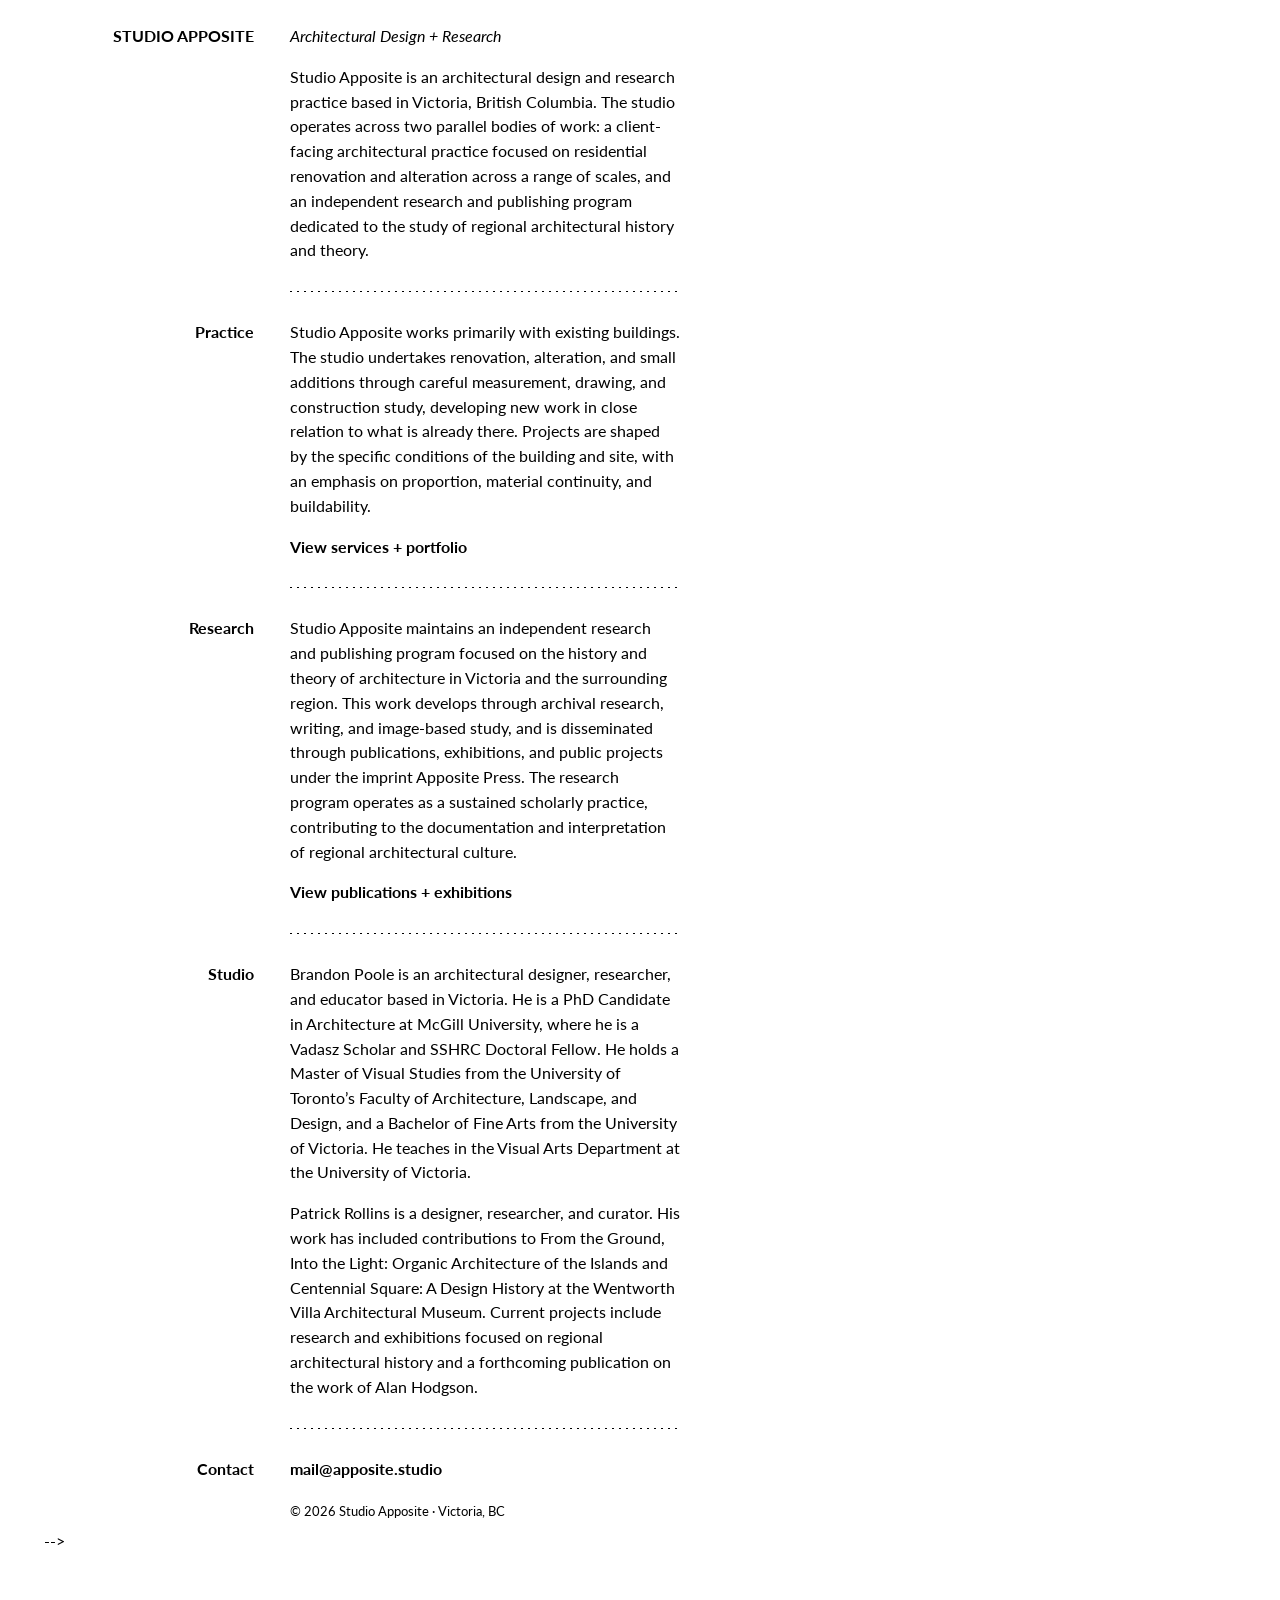
<file: index_TextOnly.html>
<!doctype html>
<html lang="en">
<head>
  <meta charset="utf-8" />
  <meta name="viewport" content="width=device-width, initial-scale=1" />
  <title>Studio Apposite</title>
  <meta name="description" content="Studio Apposite — Architecture + Research." />

  <!-- Lato -->
  <link rel="preconnect" href="https://fonts.googleapis.com">
  <link rel="preconnect" href="https://fonts.gstatic.com" crossorigin>
  <link href="https://fonts.googleapis.com/css2?family=Lato:ital,wght@0,400;0,700;1,400;1,700&display=swap" rel="stylesheet">

  <style>
    * { box-sizing: border-box; }
    html, body { margin: 0; padding: 0; }

    body{
      font-family: "Lato", system-ui, -apple-system, Segoe UI, Roboto, Helvetica, Arial, sans-serif;
      font-size: 16px;
      line-height: 1.55;
      color: #000;
      background: #fff;
      zoom: 1;
    }

    :root{
      --rhythm: 16px;

      /* columns */
      --left-buffer: 24px;     /* CHANGED: smaller buffer so everything moves left */
      --label-col: 150px;
      --gap: 36px;
      --photo-col: 520px;      /* CHANGED: give photo real room */

      /* outer padding */
      --page-pad: 44px;
    }

    .wrap{
      max-width: 1560px; /* CHANGED: wider so the photo can be bigger */
      margin: 0 auto;
      padding: calc(var(--rhythm) * 1) var(--page-pad) calc(var(--rhythm) * 6);
    }

    p{ margin: 0 0 calc(var(--rhythm) * 1) 0; }

    .b{ font-weight: 700; }
    .i{ font-style: italic; }

    a{
      color:#000;
      text-decoration: underline;
      text-underline-offset: 3px;
      text-decoration-thickness: 1px;
    }

    @media (hover:hover){
      a{
        background-image: linear-gradient(#000,#000);
        background-size: 0% 1px;
        background-position: 0 100%;
        background-repeat: no-repeat;
        text-decoration: none;
        padding-bottom: 1px;
        transition: background-size 140ms linear;
      }
      a:hover{ background-size: 100% 1px; }
    }

    /* ROW = buffer | label | content | photo */
    .row{
      display: grid;
      grid-template-columns: var(--left-buffer) var(--label-col) minmax(0, 560px) var(--photo-col);
      column-gap: var(--gap);
      padding: calc(var(--rhythm) * 0.5) 0;
      align-items: start;
    }

    .pad{ /* purely structural; no styling needed */ }

    .label{
      font-weight: 700;
      text-align: right;
      padding-top: 0;
    }

    .content p:last-child{ margin-bottom: 0; }

    .rule{
      height: 1px;
      width: 100%;
      background-image: repeating-linear-gradient(
        to right,
        #000 0,
        #000 2px,
        transparent 2px,
        transparent 7px
      );
      transform-origin: 0 50%;
      transform: scaleX(0);
      transition: transform 180ms linear;
    }

    .rulewrap{ margin: calc(var(--rhythm) * 0.75) 0; }

    /* Inputs (global baseline) */
    input, button{
      font: inherit;
      color: #000;
      background: #fff;
      border: 1px solid #000;
      padding: 6px 8px;
      border-radius: 0;
    }
    button{ cursor: pointer; }
    input{ width: min(520px, 100%); }

    /* --- Photo column (top row only) --- */
    .photo{
      align-self: start; /* IMPORTANT: do NOT stretch to match the text column */
    }
    .photo-inner{
      /* CHANGED: remove the border from the container so it doesn't draw a tall empty box */
      border: 0;
      display: block;
      overflow: visible;
      background: transparent;
    }

    /* KEY CHANGE: show the whole image, and make the border hug the image itself */
    .hook-image{
      width: 100%;
      height: auto;
      display: block;
      margin: 0;
      object-fit: contain;
      background: #fff;
      border: 1px dotted #000; /* CHANGED: border on image (not container) */
      border-radius: 0;
    }

    /* --- Newsletter (unchanged, kept) --- */
    .newsletter-section{
      align-items: start;
    }
    .newsletter-section .label{
      padding-top: 6px;
    }

    .newsletter-form{ margin: 0; }

    .newsletter-row{
      display: flex;
      align-items: center;
      gap: 18px;
    }

    .emailfield{
      position: relative;
      border: 1px dotted #000;
      width: min(760px, 100%);
      height: 38px;
      display: block;
    }

    .emailfield-left,
    .emailfield-right{
      position: absolute;
      top: 50%;
      transform: translateY(-50%);
      pointer-events: none;
      white-space: nowrap;
      font: inherit;
    }

    .emailfield-left{
      left: 10px;
    }

    .emailfield-right{
      right: 10px;
      max-width: 65%;
      overflow: hidden;
      text-overflow: ellipsis;
      font-style: italic;
    }

    .emailfield input{
      position: absolute;
      inset: 0;
      width: 100%;
      height: 100%;
      border: 0;
      background: transparent;
      padding: 6px 10px;
      font: inherit;
      color: #000;
      outline: none;
      padding-left: 70px;
    }

    .emailfield.has-value .emailfield-right{
      display: none;
    }

    .newsletter-actions{
      margin-top: 10px;
    }

    .newsletter-actions button{
      border: none;
      padding: 0;
      background: none;
      cursor: pointer;
      text-decoration: underline;
      text-underline-offset: 3px;
      text-decoration-thickness: 1px;
      line-height: 1;
    }

    .colophon{
      margin-top: 5px;
      font-size: 13px;
      line-height: 1.4;
    }

    /* Mobile */
    @media (max-width: 760px){
      :root{
        --page-pad: 22px;
        --left-buffer: 0px;
        --photo-col: 0px;
      }

      .wrap{
        padding-top: var(--page-pad);
      }

      .row{
        grid-template-columns: 1fr;
        column-gap: 0;
      }

      .pad{ display: none; }

      .label{
        text-align: left;
        margin-bottom: 6px;
      }

      /* hide photo column in all rows by default */
      .photo{ display: none; }

      /* Top row becomes: photo, then label+content */
      .top-row{
        grid-template-areas:
          "photo"
          "label"
          "content";
      }
      .top-row .photo{
        display: block;
        grid-area: photo;
        margin-bottom: calc(var(--rhythm) * 1);
      }
      .top-row .label{
        grid-area: label;
        margin-top: 0;
        margin-bottom: 0;
      }
      .top-row .content{
        grid-area: content;
      }
    }

    @media (prefers-reduced-motion: reduce){
      .rule{ transform: none !important; transition: none !important; }
      a{ transition: none !important; }
    }
  </style>
</head>

<body>

<main class="wrap">

  <!-- Top block -->
  <section class="row top-row">
    <div class="pad"></div>

    <div class="label">STUDIO APPOSITE</div>

    <div class="content">
      <p><span class="i">Architectural Design + Research</span></p>

      <p>
        Studio Apposite is an architectural design and research practice based in Victoria, British Columbia. The studio operates across two parallel bodies of work: a client-facing architectural practice focused on residential renovation and alteration across a range of scales, and an independent research and publishing program dedicated to the study of regional architectural history and theory.
    </p>
    </div>
  </section>

  <section class="row rulewrap" aria-hidden="true">
    <div class="pad"></div>
    <div class="label"></div>
    <div class="content"><div class="rule"></div></div>
    <div class="photo"></div>
  </section>

  <section class="row" id="practice">
    <div class="pad"></div>
    <div class="label">Practice</div>
    <div class="content">
      <p>Studio Apposite works primarily with existing buildings. The studio undertakes renovation, alteration, and small additions through careful measurement, drawing, and construction study, developing new work in close relation to what is already there. Projects are shaped by the specific conditions of the building and site, with an emphasis on proportion, material continuity, and buildability.</p>

      </p>

      <p><a href="practice.html"><span class="b">View services + portfolio</span></a></p>
    </div>
    <div class="photo"></div>
  </section>

  <section class="row rulewrap" aria-hidden="true">
    <div class="pad"></div>
    <div class="label"></div>
    <div class="content"><div class="rule"></div></div>
    <div class="photo"></div>
  </section>

  <section class="row" id="research">
    <div class="pad"></div>
    <div class="label">Research</div>
    <div class="content">
      <p>  Studio Apposite maintains an independent research and publishing program focused on the history and theory of architecture in Victoria and the surrounding region. This work develops through archival research, writing, and image-based study, and is disseminated through publications, exhibitions, and public projects under the imprint Apposite Press. The research program operates as a sustained scholarly practice, contributing to the documentation and interpretation of regional architectural culture.</p>

      <p><a href="research.html"><span class="b">View publications + exhibitions</span></a></p>
    </div>
    <div class="photo"></div>
  </section>

  <section class="row rulewrap" aria-hidden="true">
    <div class="pad"></div>
    <div class="label"></div>
    <div class="content"><div class="rule"></div></div>
    <div class="photo"></div>
  </section>

  <section class="row" id="studio">
    <div class="pad"></div>
    <div class="label">Studio</div>
    <div class="content">
      <p>  Brandon Poole is an architectural designer, researcher, and educator based in Victoria. He is a PhD Candidate in Architecture at McGill University, where he is a Vadasz Scholar and SSHRC Doctoral Fellow. He holds a Master of Visual Studies from the University of Toronto’s Faculty of Architecture, Landscape, and Design, and a Bachelor of Fine Arts from the University of Victoria. He teaches in the Visual Arts Department at the University of Victoria.
  </p><p>
    Patrick Rollins is a designer, researcher, and curator. His work has included contributions to From the Ground, Into the Light: Organic Architecture of the Islands and Centennial Square: A Design History at the Wentworth Villa Architectural Museum. Current projects include research and exhibitions focused on regional architectural history and a forthcoming publication on the work of Alan Hodgson.
  </p>
    </div>
    <div class="photo"></div>
  </section>

  <section class="row rulewrap" aria-hidden="true">
    <div class="pad"></div>
    <div class="label"></div>
    <div class="content"><div class="rule"></div></div>
    <div class="photo"></div>
  </section>

  <section class="row" id="contact">
    <div class="pad"></div>
    <div class="label">Contact</div>
    <div class="content">
      <p><a href="mailto:mail@apposite.studio"><span class="b">mail@apposite.studio</span></a></p>
    </div>
    <div class="photo"></div>
  </section>

  <section class="row" id="colophon">
    <div class="pad"></div>
    <div class="label"></div>
    <div class="content">
        <p class="colophon">© <span id="y"></span> Studio Apposite · Victoria, BC</p>
    </div>
    <div class="photo"></div>
  </section>

  <!--<section class="row newsletter-section" id="newsletter">
  <div class="label">Newsletter</div>
  <div class="content">
    <form
      class="newsletter-form"
      action="https://buttondown.com/api/emails/embed-subscribe/studioapposite"
      method="post"
    >
      <input type="hidden" name="tag" value="research" />
      <input type="hidden" name="metadata[source]" value="index" />


      <input type="text" name="bd_hp" tabindex="-1" autocomplete="off"
             style="position:absolute;left:-5000px;" aria-hidden="true">

      <div class="newsletter-row">
        <div class="emailfield">
          <span class="emailfield-left">Email</span>


          <input
            id="bd-email"
            type="email"
            name="email"
            required
            aria-label="Email address"
            autocomplete="email"
            inputmode="email"
          />
        </div>
      </div>

      <div class="newsletter-actions">
        <button type="submit" class="b">Subscribe</button>
      </div>

      <!-- line break after subscribe is naturally created by this paragraph -->

    </form>
  </div>
</section>-->

</main>

<script>
  // Year
  document.getElementById("y").textContent = new Date().getFullYear();

  // Animate only the dashed rules on first view (no content opacity changes)
  const prefersReduced = window.matchMedia("(prefers-reduced-motion: reduce)").matches;
  const ruleEls = Array.from(document.querySelectorAll(".rule"));

  if (!prefersReduced && "IntersectionObserver" in window) {
    const io = new IntersectionObserver((entries) => {
      entries.forEach((entry) => {
        if (!entry.isIntersecting) return;
        const el = entry.target;
        el.style.transform = "scaleX(1)";
        io.unobserve(el);
      });
    }, { root: null, rootMargin: "0px 0px -12% 0px", threshold: 0.01 });

    ruleEls.forEach(el => io.observe(el));
  } else {
    ruleEls.forEach(el => { el.style.transform = "scaleX(1)"; });
  }

  // Buttondown honeypot guard
  (function(){
    const hp = document.querySelector('input[name="bd_hp"]');
    const form = hp ? hp.closest("form") : null;
    if (!form) return;
    form.addEventListener("submit", (e) => {
      if (hp.value) e.preventDefault();
    });
  })();

  // Hide the right-side hint when user types
  (function(){
    const input = document.getElementById("bd-email");
    if (!input) return;
    const wrap = input.closest(".emailfield");
    if (!wrap) return;

    function sync(){
      wrap.classList.toggle("has-value", !!input.value.trim());
    }
    input.addEventListener("input", sync);
    sync();
  })();
</script>

</body>
</html>
</file>
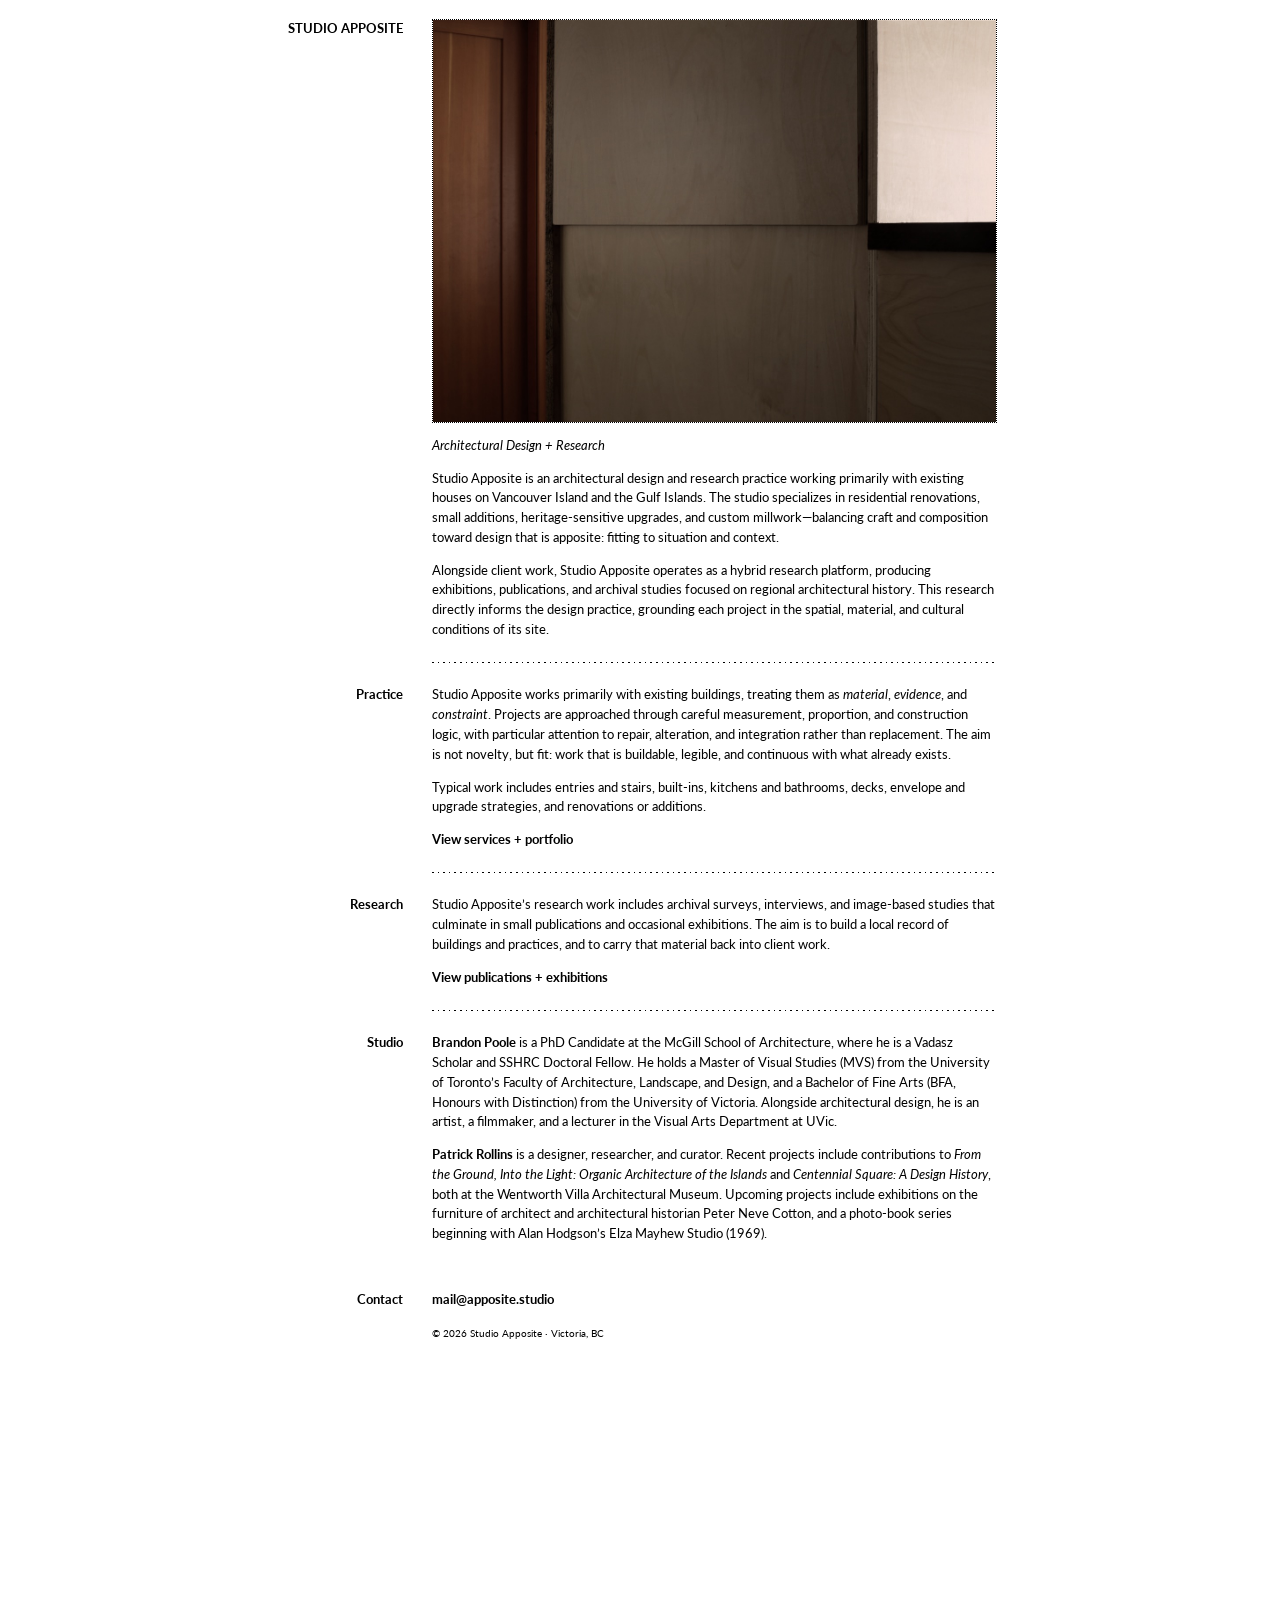
<file: index_WORKING_Dec26.html>
<!doctype html>
<html lang="en">
<head>
  <meta charset="utf-8" />
  <meta name="viewport" content="width=device-width, initial-scale=1" />
  <title>Studio Apposite</title>
  <meta name="description" content="Studio Apposite — Architecture + Research." />

  <!-- Lato -->
  <link rel="preconnect" href="https://fonts.googleapis.com">
  <link rel="preconnect" href="https://fonts.gstatic.com" crossorigin>
  <link href="https://fonts.googleapis.com/css2?family=Lato:ital,wght@0,400;0,700;1,400;1,700&display=swap" rel="stylesheet">

  <style>
    * { box-sizing: border-box; }
    html, body { margin: 0; padding: 0; }

    body{
      font-family: "Lato", system-ui, -apple-system, Segoe UI, Roboto, Helvetica, Arial, sans-serif;
      font-size: 16px;
      line-height: 1.55;
      color: #000;
      background: #fff;
      zoom: 0.8;
    }

    :root{
      --rhythm: 16px;
      --label-col: 150px;
      --gap: 36px;
      --page-pad: 44px;
    }

    .wrap{
    max-width: 980px;
    margin: 0 auto;
    padding: calc(var(--rhythm) * 1) var(--page-pad) calc(var(--rhythm) * 6);
  }


    p{ margin: 0 0 calc(var(--rhythm) * 1) 0; }

    .b{ font-weight: 700; }
    .i{ font-style: italic; }

    a{
      color:#000;
      text-decoration: underline;
      text-underline-offset: 3px;
      text-decoration-thickness: 1px;
    }

    @media (hover:hover){
      a{
        background-image: linear-gradient(#000,#000);
        background-size: 0% 1px;
        background-position: 0 100%;
        background-repeat: no-repeat;
        text-decoration: none;
        padding-bottom: 1px;
        transition: background-size 140ms linear;
      }
      a:hover{ background-size: 100% 1px; }
    }

    .row{
      display: grid;
      grid-template-columns: var(--label-col) 1fr;
      column-gap: var(--gap);
      padding: calc(var(--rhythm) * 0.5) 0;
      align-items: baseline;
    }
    /* --- Top block: allow image + label + text to reorder on mobile --- */
    .top-block{
      grid-template-areas:
        "label media"
        "label content";
      align-items: start;
    }

    .top-block .label{ grid-area: label; }
    .top-block .top-media{ grid-area: media; }
    .top-block .top-content{ grid-area: content; }

    /* the image no longer needs bottom margin here; spacing is handled by the grid */
    .top-block .hook-image{
      margin: 0;
    }

    .label{
      font-weight: 700;
      text-align: right;
      padding-top: 0;
    }

    .content p:last-child{ margin-bottom: 0; }

    .rule{
      height: 1px;
      width: 100%;
      background-image: repeating-linear-gradient(
        to right,
        #000 0,
        #000 2px,
        transparent 2px,
        transparent 7px
      );
      transform-origin: 0 50%;
      transform: scaleX(0);
      transition: transform 180ms linear;
    }

    .rulewrap{ margin: calc(var(--rhythm) * 0.75) 0; }

    /* Inputs (global baseline) */
    input, button{
      font: inherit;
      color: #000;
      background: #fff;
      border: 1px solid #000;
      padding: 6px 8px;
      border-radius: 0;
    }
    button{ cursor: pointer; }
    input{ width: min(520px, 100%); }

    /* --- Hook image (single, quiet) --- */
    /* --- Hook image (single, quiet) --- */
.hook-image{
  width: 100%;
  height: auto;
  display: block;

  /* remove top white */
  margin: 0 0 calc(var(--rhythm) * 1.25);

  border: 1px dotted #000; /* optional */
  border-radius: 0;        /* '1' is invalid; use 0 or px */
  object-fit: cover;
}
/* remove the row's built-in vertical padding above the hook image */
.hook-row{
  padding-top: 0;
  padding-bottom: 0; /* optional: keeps it tight */
}

    /* Slightly reduce margins on small screens */
    @media (max-width: 760px){
      .hook-image{
        margin: calc(var(--rhythm) * 1) 0 calc(var(--rhythm) * 1);
      }
    }


    /* Desktop: consistent breathing room under the image */
  .top-block .top-media{
    margin-bottom: calc(var(--rhythm) * 1);
  }
  /* Remove the extra paragraph-bottom gap in the top block (prevents double-spacing before the rule) */
  .top-block .top-content p:last-child{
    margin-bottom: 0;
  }

    /* Top-align the Newsletter label with the form block */
    .newsletter-section{
      align-items: start;
    }
    .newsletter-section .label{
      padding-top: 6px; /* optical align to the email box */
    }

    .newsletter-form{ margin: 0; }

    /* Row 1: email box */
    .newsletter-row{
      display: flex;
      align-items: center;
      gap: 18px;
    }

    .emailfield{
      position: relative;
      border: 1px dotted #000;
      width: min(760px, 100%);
      height: 38px;
      display: block;
    }

    /* Left “Email” + right hint */
    .emailfield-left,
    .emailfield-right{
      position: absolute;
      top: 50%;
      transform: translateY(-50%);
      pointer-events: none;
      white-space: nowrap;
      font: inherit;
    }

    .emailfield-left{
      left: 10px;
    }

    .emailfield-right{
      right: 10px;
      max-width: 65%;
      overflow: hidden;
      text-overflow: ellipsis;
      font-style: italic;
    }

    /* Invisible input overlay */
    .emailfield input{
      position: absolute;
      inset: 0;
      width: 100%;
      height: 100%;
      border: 0;
      background: transparent;
      padding: 6px 10px;
      font: inherit;
      color: #000;
      outline: none;
      padding-left: 70px; /* starts after “Email” */
    }

    /* Hide right hint once user types */
    .emailfield.has-value .emailfield-right{
      display: none;
    }

    /* Row 2: subscribe on its own line */
    .newsletter-actions{
      margin-top: 10px; /* small, deliberate drop */
    }

    .newsletter-actions button{
      border: none;
      padding: 0;
      background: none;
      cursor: pointer;
      text-decoration: underline;
      text-underline-offset: 3px;
      text-decoration-thickness: 1px;
      line-height: 1;
    }

    /* Colophon (smaller + closer) */
    .colophon{
      margin-top: 5px;
      font-size: 13px;
      line-height: 1.4;
    }

    /* Mobile */
    /* Mobile */
  @media (max-width: 760px){
    :root{ --page-pad: 22px; }

    /* IMPORTANT: this was causing the huge top whitespace */
    .wrap{ padding-top: var(--page-pad); }

    .row{ grid-template-columns: 1fr; }
    .label{ text-align: left; margin-bottom: 6px; padding-top: 0; }

    /* Top block order on mobile: image -> label -> text */
    .top-block{
      grid-template-areas:
        "media"
        "label"
        "content";
    }

    .top-block .label{
      margin-top: calc(var(--rhythm) * 0.75);
      margin-bottom: 0;
    }

    /* keep the top block tight on mobile */
    .top-block{
      padding-top: 0;
    }

    /* optional: a little breathing room under the image on mobile */
    .top-block .top-media{
      margin-bottom: calc(var(--rhythm) * 1);
    }

    /* tighten the top block padding so the image doesn't float */
    main.wrap > section.row:first-of-type{
      padding-top: 0;
    }

    .newsletter-section .label{ padding-top: 0; }

    .newsletter-row{ gap: 12px; }
    .emailfield{ width: 100%; }
    .emailfield-right{ max-width: 52%; }
  }


    @media (prefers-reduced-motion: reduce){
      .rule{ transform: none !important; transition: none !important; }
      a{ transition: none !important; }
    }
  </style>
</head>

<body>

<main class="wrap">

  <!-- Top block -->
   <section class="row top-block">
     <div class="label">STUDIO APPOSITE</div>

     <div class="top-media">
       <img
         class="hook-image"
         src="assets/images/Maquinna05.jpg"
         alt="Architectural detail, Studio Apposite"
         loading="lazy"
         decoding="async"
       />
     </div>

     <div class="top-content">
       <p><span class="i">Architectural Design + Research</span></p>

       <p>
         Studio Apposite is an architectural design and research practice working primarily with existing houses on Vancouver Island and the Gulf Islands. The studio specializes in residential renovations, small additions, heritage-sensitive upgrades, and custom millwork—balancing craft and composition toward design that is apposite: fitting to situation and context.
       </p>
       <p>
         Alongside client work, Studio Apposite operates as a hybrid research platform, producing exhibitions, publications, and archival studies focused on regional architectural history. This research directly informs the design practice, grounding each project in the spatial, material, and cultural conditions of its site.
       </p>
     </div>
   </section>

  <section class="row rulewrap" aria-hidden="true">
    <div class="label"></div>
    <div class="content"><div class="rule"></div></div>
  </section>

  <section class="row" id="practice">
    <div class="label">Practice</div>
    <div class="content">
      <p>
        Studio Apposite works primarily with existing buildings, treating them as <span class="i">material</span>, <span class="i">evidence</span>, and <span class="i">constraint</span>.
        Projects are approached through careful measurement, proportion, and construction logic, with particular attention to repair,
        alteration, and integration rather than replacement. The aim is not novelty, but fit: work that is buildable, legible,
        and continuous with what already exists.
      </p>

      <p>
        Typical work includes entries and stairs, built-ins, kitchens and bathrooms, decks, envelope and upgrade strategies,
        and renovations or additions.
      </p>

      <p><a href="practice.html"><span class="b">View services + portfolio</span></a></p>
    </div>
  </section>

  <section class="row rulewrap" aria-hidden="true">
    <div class="label"></div>
    <div class="content"><div class="rule"></div></div>
  </section>

  <section class="row" id="research">
    <div class="label">Research</div>
    <div class="content">
      <p>
        Studio Apposite’s research work includes archival surveys, interviews, and image-based studies that culminate in small publications
        and occasional exhibitions. The aim is to build a local record of buildings and practices, and to carry that material back into client work.
      </p>

      <p><a href="research.html"><span class="b">View publications + exhibitions</span></a></p>
    </div>
  </section>

  <section class="row rulewrap" aria-hidden="true">
    <div class="label"></div>
    <div class="content"><div class="rule"></div></div>
  </section>

  <section class="row" id="studio">
    <div class="label">Studio</div>
    <div class="content">
      <p>
        <span class="b">Brandon Poole</span> is a PhD Candidate at the McGill School of Architecture, where he is a Vadasz Scholar and SSHRC
        Doctoral Fellow. He holds a Master of Visual Studies (MVS) from the University of Toronto’s Faculty of Architecture, Landscape,
        and Design, and a Bachelor of Fine Arts (BFA, Honours with Distinction) from the University of Victoria. Alongside architectural design,
        he is an artist, a filmmaker, and a lecturer in the Visual Arts Department at UVic.
      </p>

      <p>
        <span class="b">Patrick Rollins</span> is a designer, researcher, and curator. Recent projects include contributions to
        <span class="i">From the Ground, Into the Light: Organic Architecture of the Islands</span> and
        <span class="i">Centennial Square: A Design History</span>, both at the Wentworth Villa Architectural Museum. Upcoming projects include
        exhibitions on the furniture of architect and architectural historian Peter Neve Cotton, and a photo-book series beginning with Alan
        Hodgson’s Elza Mayhew Studio (1969).
      </p>
    </div>
  </section>

  <section class="row rulewrap" aria-hidden="true">
    <div class="label"></div>
    <div class="content"><div class="rule"></div></div>
  </section>

  <section class="row" id="contact">
    <div class="label">Contact</div>
    <div class="content">
      <p><a href="mailto:mail@apposite.studio"><span class="b">mail@apposite.studio</span></a></p>
    </div>
  </section>
  <section class="row" id="colophon">
    <div class="label"></div>
    <div class="content">
        <p class="colophon">© <span id="y"></span> Studio Apposite · Victoria, BC</p>
    </div>
  </section>
  <!--<section class="row newsletter-section" id="newsletter">
  <div class="label">Newsletter</div>
  <div class="content">
    <form
      class="newsletter-form"
      action="https://buttondown.com/api/emails/embed-subscribe/studioapposite"
      method="post"
    >
      <input type="hidden" name="tag" value="research" />
      <input type="hidden" name="metadata[source]" value="index" />


      <input type="text" name="bd_hp" tabindex="-1" autocomplete="off"
             style="position:absolute;left:-5000px;" aria-hidden="true">

      <div class="newsletter-row">
        <div class="emailfield">
          <span class="emailfield-left">Email</span>


          <input
            id="bd-email"
            type="email"
            name="email"
            required
            aria-label="Email address"
            autocomplete="email"
            inputmode="email"
          />
        </div>
      </div>

      <div class="newsletter-actions">
        <button type="submit" class="b">Subscribe</button>
      </div>

      <!-- line break after subscribe is naturally created by this paragraph -->

    </form>
  </div>
</section>


</main>

<script>
  // Year
  document.getElementById("y").textContent = new Date().getFullYear();

  // Animate only the dashed rules on first view (no content opacity changes)
  const prefersReduced = window.matchMedia("(prefers-reduced-motion: reduce)").matches;
  const ruleEls = Array.from(document.querySelectorAll(".rule"));

  if (!prefersReduced && "IntersectionObserver" in window) {
    const io = new IntersectionObserver((entries) => {
      entries.forEach((entry) => {
        if (!entry.isIntersecting) return;
        const el = entry.target;
        el.style.transform = "scaleX(1)";
        io.unobserve(el);
      });
    }, { root: null, rootMargin: "0px 0px -12% 0px", threshold: 0.01 });

    ruleEls.forEach(el => io.observe(el));
  } else {
    ruleEls.forEach(el => { el.style.transform = "scaleX(1)"; });
  }

  // Buttondown honeypot guard
  (function(){
    const hp = document.querySelector('input[name="bd_hp"]');
    const form = hp ? hp.closest("form") : null;
    if (!form) return;
    form.addEventListener("submit", (e) => {
      if (hp.value) e.preventDefault();
    });
  })();

  // Hide the right-side hint when user types
  (function(){
    const input = document.getElementById("bd-email");
    if (!input) return;
    const wrap = input.closest(".emailfield");
    if (!wrap) return;

    function sync(){
      wrap.classList.toggle("has-value", !!input.value.trim());
    }
    input.addEventListener("input", sync);
    sync();
  })();
</script>

</body>
</html>
</file>
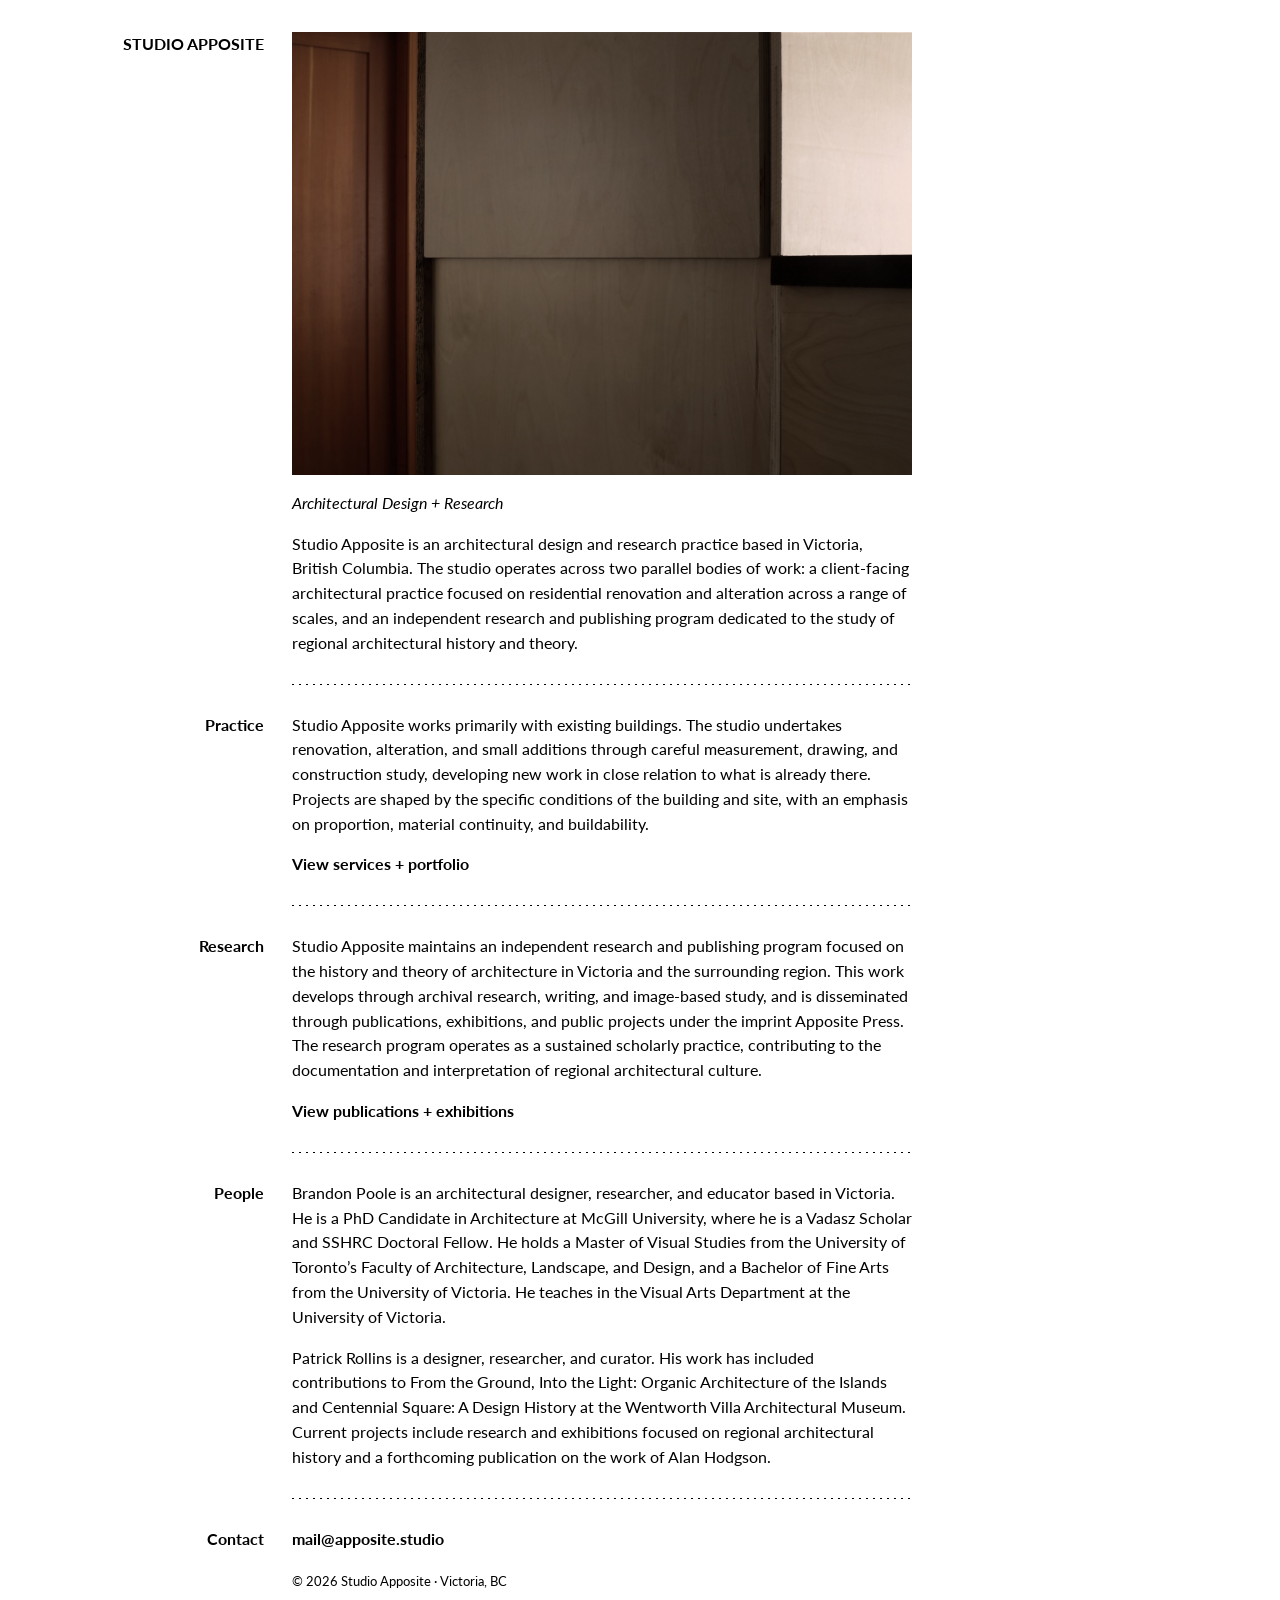
<file: index_Working_Dec28.html>
<!doctype html>
<html lang="en">
<head>
  <meta charset="utf-8" />
  <meta name="viewport" content="width=device-width, initial-scale=1" />
  <title>Studio Apposite</title>
  <meta name="description" content="Studio Apposite — Architecture + Research." />

  <!-- Lato -->
  <link rel="preconnect" href="https://fonts.googleapis.com">
  <link rel="preconnect" href="https://fonts.gstatic.com" crossorigin>
  <link href="https://fonts.googleapis.com/css2?family=Lato:ital,wght@0,400;0,700;1,400;1,700&display=swap" rel="stylesheet">

  <style>
    /* ----------------------------- */
    /* Reset + base                   */
    /* ----------------------------- */
    * { box-sizing: border-box; }
    html, body { margin: 0; padding: 0; }

    body{
      font-family: "Lato", system-ui, -apple-system, Segoe UI, Roboto, Helvetica, Arial, sans-serif;
      font-size: 16px;
      line-height: 1.55;
      color: #000;
      background: #fff;
    }
    html{
      transform: scale(1);
      transform-origin: top left;
    }
    :root{
      --rhythm: 16px;
      --label-col: 240px;
      --gap: 28px;
      --edge: 24px; /* or 24px if you want calmer */
        --content-max: 620px; /* ← tune: 520–680 */
    }

    .wrap{
      max-width: 980px;
      margin: 0;
      padding: var(--edge) var(--edge) calc(var(--rhythm) * 6);
    }

    p{ margin: 0 0 calc(var(--rhythm) * 1) 0; }

    .b{ font-weight: 700; }
    .i{ font-style: italic; }
    .sc{ font-variant: small-caps; letter-spacing: 0.02em;}

    /* ----------------------------- */
    /* Links                          */
    /* ----------------------------- */
    a{
      color:#000;
      text-decoration: underline;
      text-underline-offset: 3px;
      text-decoration-thickness: 1px;
    }

    @media (hover:hover){
      a{
        background-image: linear-gradient(#000,#000);
        background-size: 0% 1px;
        background-position: 0 100%;
        background-repeat: no-repeat;
        text-decoration: none;
        padding-bottom: 1px;
        transition: background-size 140ms linear;
      }
      a:hover{ background-size: 100% 1px; }
    }

    /* ----------------------------- */
    /* Grid rows + labels             */
    /* ----------------------------- */
    .row{
      display: grid;
      grid-template-columns: var(--label-col) minmax(0, var(--content-max));
      column-gap: var(--gap);
      padding: calc(var(--rhythm) * 0.5) 0;
      align-items: baseline;
      justify-content: start; /* ensures the “extra” space sits on the right */
    }
    .label{
      font-weight: 700;
      text-align: right;
      padding-top: 0;
    }

    .content p:last-child{ margin-bottom: 0; }

    /* ----------------------------- */
    /* Top block (image + label + text) */
    /* ----------------------------- */
    .top-block{
      grid-template-areas:
        "label media"
        "label content";
      align-items: start;
    }
    .top-block .label{ grid-area: label; }
    .top-block .top-media{ grid-area: media; }
    .top-block .top-content{ grid-area: content; }

    /* Desktop: consistent breathing room under the image */
    .top-block .top-media{
      margin-bottom: calc(var(--rhythm) * 1);
    }

    /* Prevent extra gap at end of top text before the rule */
    .top-block .top-content p:last-child{
      margin-bottom: 0;
    }

    /* ----------------------------- */
    /* Rule separators                */
    /* ----------------------------- */
    .rule{
      height: 1px;
      width: 100%;
      background-image: repeating-linear-gradient(
        to right,
        #000 0,
        #000 2px,
        transparent 2px,
        transparent 7px
      );
      transform-origin: 0 50%;
      transform: scaleX(0);
      transition: transform 180ms linear;
    }

    .rulewrap{ margin: calc(var(--rhythm) * 0.75) 0; }

    /* ----------------------------- */
    /* Inputs (global baseline)       */
    /* ----------------------------- */
    input, button{
      font: inherit;
      color: #000;
      background: #fff;
      border: 1px solid #000;
      padding: 6px 8px;
      border-radius: 0;
    }
    button{ cursor: pointer; }
    input{ width: min(520px, 100%); }

    /* ----------------------------- */
    /* Hook image                     */
    /* ----------------------------- */
    .hook-image{
      width: 100%;
      height: auto;
      display: block;
      margin: 0;                 /* spacing handled by container (top-media) */
      border: 0px dotted #000;    /* optional */
      border-radius: 0;
      object-fit: cover;
    }

    /* ----------------------------- */
    /* Newsletter (kept, even if commented out) */
    /* ----------------------------- */
    .newsletter-section{
      align-items: start;
    }
    .newsletter-section .label{
      padding-top: 6px;
    }

    .newsletter-form{ margin: 0; }

    .newsletter-row{
      display: flex;
      align-items: center;
      gap: 18px;
    }

    .emailfield{
      position: relative;
      border: 1px dotted #000;
      width: min(760px, 100%);
      height: 38px;
      display: block;
    }

    .emailfield-left,
    .emailfield-right{
      position: absolute;
      top: 50%;
      transform: translateY(-50%);
      pointer-events: none;
      white-space: nowrap;
      font: inherit;
    }

    .emailfield-left{ left: 10px; }

    .emailfield-right{
      right: 10px;
      max-width: 65%;
      overflow: hidden;
      text-overflow: ellipsis;
      font-style: italic;
    }

    .emailfield input{
      position: absolute;
      inset: 0;
      width: 100%;
      height: 100%;
      border: 0;
      background: transparent;
      padding: 6px 10px;
      font: inherit;
      color: #000;
      outline: none;
      padding-left: 70px;
    }

    .emailfield.has-value .emailfield-right{ display: none; }

    .newsletter-actions{ margin-top: 10px; }

    .newsletter-actions button{
      border: none;
      padding: 0;
      background: none;
      cursor: pointer;
      text-decoration: underline;
      text-underline-offset: 3px;
      text-decoration-thickness: 1px;
      line-height: 1;
    }

    /* ----------------------------- */
    /* Colophon                       */
    /* ----------------------------- */
    .colophon{
      margin-top: 5px;
      font-size: 13px;
      line-height: 1.4;
    }

    /* ----------------------------- */
    /* Mobile                         */
    /* ----------------------------- */
    @media (max-width: 760px){
      html{
    transform: none;
  }
      :root{ --edge: 16px;}

      .wrap{
    padding: var(--edge);
    padding-bottom: calc(var(--rhythm) * 6);
  }


      .row{ grid-template-columns: 1fr; }
      .label{ text-align: left; margin-bottom: 6px; padding-top: 0; }

      /* Top block order on mobile: image -> label -> text */
      .top-block{
        grid-template-areas:
          "media"
          "label"
          "content";
        padding-top: 0;
      }

      .top-block .label{
        margin-top: calc(var(--rhythm) * 0.75);
        margin-bottom: 0;
      }

      /* keep breathing room under the image on mobile */
      .top-block .top-media{
        margin-bottom: calc(var(--rhythm) * 1);
      }

      .newsletter-section .label{ padding-top: 0; }

      .newsletter-row{ gap: 12px; }
      .emailfield{ width: 100%; }
      .emailfield-right{ max-width: 52%; }
    }

    @media (prefers-reduced-motion: reduce){
      .rule{ transform: none !important; transition: none !important; }
      a{ transition: none !important; }
    }
  </style>
</head>

<body>

<main class="wrap">

  <!-- Top block -->
  <section class="row top-block">
    <div class="label">STUDIO APPOSITE</div>

    <div class="top-media">
      <img
        class="hook-image"
        src="assets/images/Maquinna05.jpg"
        alt="Architectural detail, Studio Apposite"
        loading="lazy"
        decoding="async"
      />
    </div>

    <div class="top-content">
      <p><span class="i">Architectural Design + Research</span></p>

      <p>
        Studio Apposite is an architectural design and research practice based in Victoria, British Columbia. The studio operates across two parallel bodies of work: a client-facing architectural practice focused on residential renovation and alteration across a range of scales, and an independent research and publishing program dedicated to the study of regional architectural history and theory.
      </p>
    </div>
  </section>

  <section class="row rulewrap" aria-hidden="true">
    <div class="label"></div>
    <div class="content"><div class="rule"></div></div>
  </section>

  <section class="row" id="practice">
    <div class="label">Practice</div>
    <div class="content">
      <p>Studio Apposite works primarily with existing buildings. The studio undertakes renovation, alteration, and small additions through careful measurement, drawing, and construction study, developing new work in close relation to what is already there. Projects are shaped by the specific conditions of the building and site, with an emphasis on proportion, material continuity, and buildability.</p>

      <p><a href="practice.html"><span class="b">View services + portfolio</span></a></p>
    </div>
  </section>

  <section class="row rulewrap" aria-hidden="true">
    <div class="label"></div>
    <div class="content"><div class="rule"></div></div>
  </section>

  <section class="row" id="research">
    <div class="label">Research</div>
    <div class="content">
      <p>
      Studio Apposite maintains an independent research and publishing program focused on the history and theory of architecture in Victoria and the surrounding region. This work develops through archival research, writing, and image-based study, and is disseminated through publications, exhibitions, and public projects under the imprint Apposite Press. The research program operates as a sustained scholarly practice, contributing to the documentation and interpretation of regional architectural culture.  </p>

      <p><a href="research.html"><span class="b">View publications + exhibitions</span></a></p>
    </div>
  </section>

  <section class="row rulewrap" aria-hidden="true">
    <div class="label"></div>
    <div class="content"><div class="rule"></div></div>
  </section>

  <section class="row" id="people">
    <div class="label">People</div>
    <div class="content">
    <p>  Brandon Poole is an architectural designer, researcher, and educator based in Victoria. He is a PhD Candidate in Architecture at McGill University, where he is a Vadasz Scholar and SSHRC Doctoral Fellow. He holds a Master of Visual Studies from the University of Toronto’s Faculty of Architecture, Landscape, and Design, and a Bachelor of Fine Arts from the University of Victoria. He teaches in the Visual Arts Department at the University of Victoria.
</p><p>
  Patrick Rollins is a designer, researcher, and curator. His work has included contributions to From the Ground, Into the Light: Organic Architecture of the Islands and Centennial Square: A Design History at the Wentworth Villa Architectural Museum. Current projects include research and exhibitions focused on regional architectural history and a forthcoming publication on the work of Alan Hodgson.
</p>  </div>
  </section>

  <section class="row rulewrap" aria-hidden="true">
    <div class="label"></div>
    <div class="content"><div class="rule"></div></div>
  </section>

  <section class="row" id="contact">
    <div class="label">Contact</div>
    <div class="content">
      <p><a href="mailto:mail@apposite.studio"><span class="b">mail@apposite.studio</span></a></p>
    </div>
  </section>

  <section class="row" id="colophon">
    <div class="label"></div>
    <div class="content">
      <p class="colophon">© <span id="y"></span> Studio Apposite · Victoria, BC</p>
    </div>
  </section>

  <!--<section class="row newsletter-section" id="newsletter">
  <div class="label">Newsletter</div>
  <div class="content">
    <form
      class="newsletter-form"
      action="https://buttondown.com/api/emails/embed-subscribe/studioapposite"
      method="post"
    >
      <input type="hidden" name="tag" value="research" />
      <input type="hidden" name="metadata[source]" value="index" />

      <input type="text" name="bd_hp" tabindex="-1" autocomplete="off"
             style="position:absolute;left:-5000px;" aria-hidden="true">

      <div class="newsletter-row">
        <div class="emailfield">
          <span class="emailfield-left">Email</span>

          <input
            id="bd-email"
            type="email"
            name="email"
            required
            aria-label="Email address"
            autocomplete="email"
            inputmode="email"
          />
        </div>
      </div>

      <div class="newsletter-actions">
        <button type="submit" class="b">Subscribe</button>
      </div>

      <!-- line break after subscribe is naturally created by this paragraph -->

    </form>
  </div>
</section>

</main>

<script>
  // Year
  document.getElementById("y").textContent = new Date().getFullYear();

  // Animate only the dashed rules on first view (no content opacity changes)
  const prefersReduced = window.matchMedia("(prefers-reduced-motion: reduce)").matches;
  const ruleEls = Array.from(document.querySelectorAll(".rule"));

  if (!prefersReduced && "IntersectionObserver" in window) {
    const io = new IntersectionObserver((entries) => {
      entries.forEach((entry) => {
        if (!entry.isIntersecting) return;
        const el = entry.target;
        el.style.transform = "scaleX(1)";
        io.unobserve(el);
      });
    }, { root: null, rootMargin: "0px 0px -12% 0px", threshold: 0.01 });

    ruleEls.forEach(el => io.observe(el));
  } else {
    ruleEls.forEach(el => { el.style.transform = "scaleX(1)"; });
  }

  // Buttondown honeypot guard
  (function(){
    const hp = document.querySelector('input[name="bd_hp"]');
    const form = hp ? hp.closest("form") : null;
    if (!form) return;
    form.addEventListener("submit", (e) => {
      if (hp.value) e.preventDefault();
    });
  })();

  // Hide the right-side hint when user types
  (function(){
    const input = document.getElementById("bd-email");
    if (!input) return;
    const wrap = input.closest(".emailfield");
    if (!wrap) return;

    function sync(){
      wrap.classList.toggle("has-value", !!input.value.trim());
    }
    input.addEventListener("input", sync);
    sync();
  })();
</script>

</body>
</html>
</file>
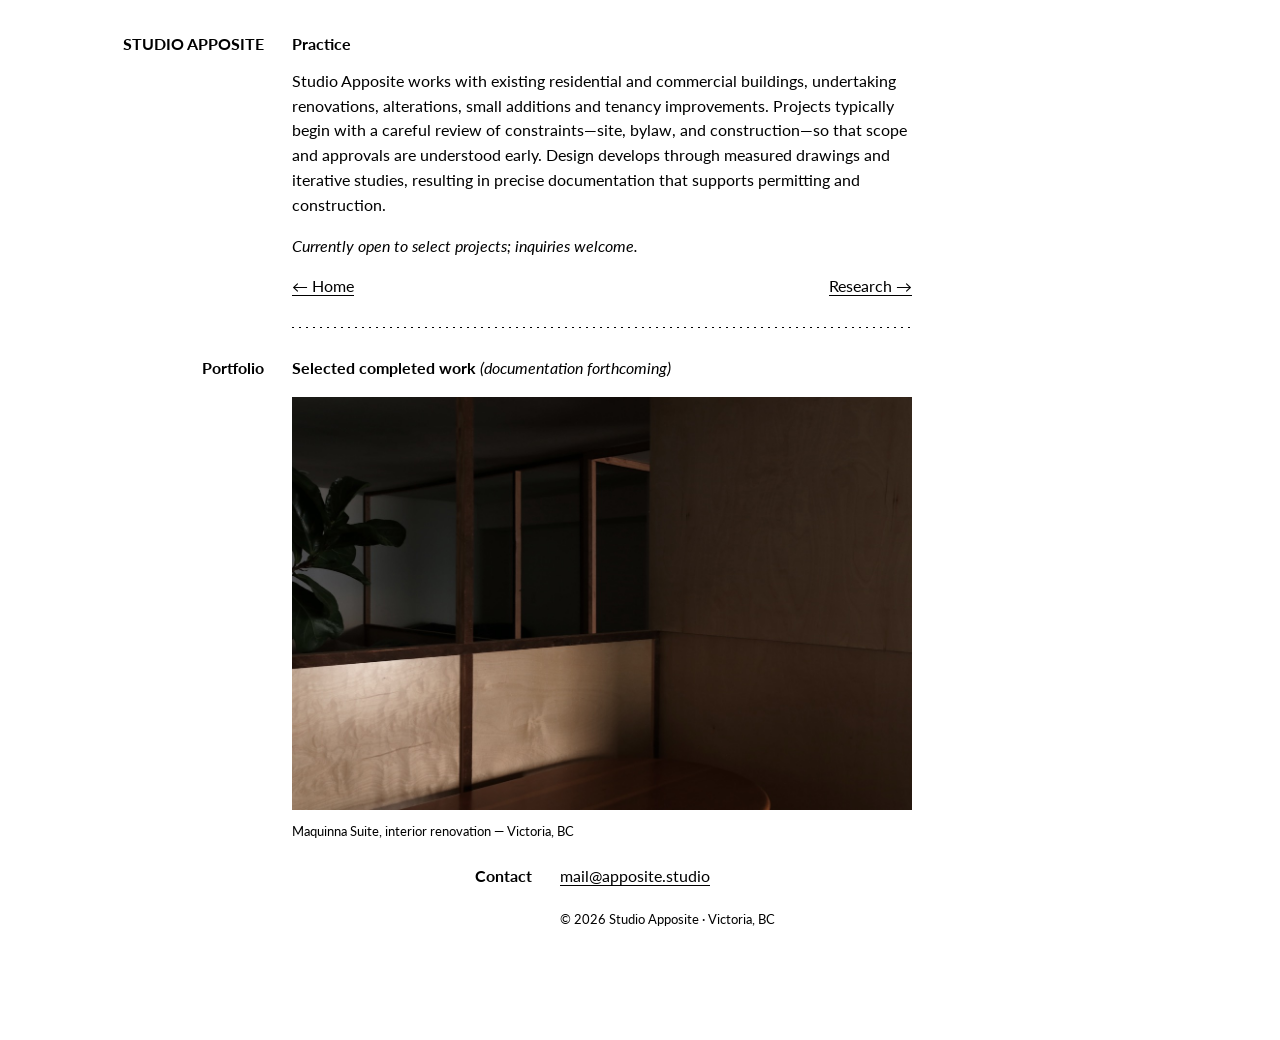
<file: practice.html>
<!doctype html>
<html lang="en">
<head>

<!-- Google tag (gtag.js) -->
<script async src="https://www.googletagmanager.com/gtag/js?id=G-4Z03LNW37H"></script>
<script>
  window.dataLayer = window.dataLayer || [];
  function gtag(){dataLayer.push(arguments);}
  gtag('js', new Date());

  gtag('config', 'G-4Z03LNW37H');
</script>

  <meta charset="utf-8" />
  <meta name="viewport" content="width=device-width, initial-scale=1" />
  <title>Practice — Studio Apposite</title>
<meta name="description" content="Residential renovation, alterations, and small additions in Victoria, BC — services and portfolio by Studio Apposite." />

<!-- Link preview (Open Graph / Messenger) -->
<link rel="canonical" href="https://apposite.studio/practice.html" />
<meta property="og:site_name" content="Studio Apposite" />
<meta property="og:title" content="Practice — Studio Apposite" />
<meta property="og:description" content="Residential renovation, alterations, and small additions in Victoria, BC. Feasibility, design development, permits, and construction coordination." />
<meta property="og:type" content="website" />
<meta property="og:url" content="https://apposite.studio/practice.html" />
<meta property="og:image" content="https://apposite.studio/assets/images/og-image.jpg" />
<meta property="og:image:width" content="1200" />
<meta property="og:image:height" content="630" />

<meta name="twitter:card" content="summary_large_image" />
<meta name="twitter:title" content="Practice — Studio Apposite" />
<meta name="twitter:description" content="Residential renovation, alterations, and small additions in Victoria, BC. Feasibility, design development, permits, and construction coordination." />
<meta name="twitter:image" content="https://apposite.studio/assets/images/og-image.jpg" />

  <link rel="icon" href="/favicon.ico" type="image/x-icon">

  <!-- Lato -->
  <link rel="preconnect" href="https://fonts.googleapis.com">
  <link rel="preconnect" href="https://fonts.gstatic.com" crossorigin>
  <link href="https://fonts.googleapis.com/css2?family=Lato:ital,wght@0,400;0,700;1,400;1,700&display=swap" rel="stylesheet">

  <style>
    /* ----------------------------- */
    /* Reset + base                   */
    /* ----------------------------- */
    * { box-sizing: border-box; }
    html, body { margin: 0; padding: 0; }

    body{
      font-family: "Lato", system-ui, -apple-system, Segoe UI, Roboto, Helvetica, Arial, sans-serif;
      font-size: 16px;
      line-height: 1.55;
      color: #000;
      background: #fff;
    }

    html{
      transform: scale(1);
      transform-origin: top left;
    }

    :root{
      --rhythm: 16px;
      --label-col: 240px;
      --gap: 28px;
      --edge: 24px;
      --content-max: 620px; /* keep aligned with index */
      --svc-head-col: 210px; /* phase label column width (reduced) */
    }

    .wrap{
      max-width: 980px;
      margin: 0;
      padding: var(--edge) var(--edge) calc(var(--rhythm) * 6);
    }

    p{ margin: 0 0 calc(var(--rhythm) * 1) 0; }

    .b{ font-weight: 700; }
    .i{ font-style: italic; }
    .sc{ font-variant: small-caps; letter-spacing: 0.02em; }
    .pager{
      display: flex;
      justify-content: space-between;
      max-width: 100%;
    }

    /* ----------------------------- */
    /* Links (static underline)       */
    /* ----------------------------- */
    a{
      color:#000;
      text-decoration: underline;
      text-underline-offset: 3px;
      text-decoration-thickness: 1px;
    }

    /* Optional: subtle hover emphasis (no animation) */
    @media (hover:hover){
      a:hover{ text-decoration-thickness: 2px; }
    }

    /* ----------------------------- */
    /* Grid rows + labels             */
    /* ----------------------------- */
    .row{
      display: grid;
      grid-template-columns: var(--label-col) minmax(0, var(--content-max));
      column-gap: var(--gap);
      padding: calc(var(--rhythm) * 0.5) 0;
      align-items: baseline;
      justify-content: start;
    }

    .label{
      font-weight: 700;
      text-align: right;
      padding-top: 0;
    }

    .content p:last-child{ margin-bottom: 0; }

    /* ----------------------------- */
    /* Top block (page header)        */
    /* ----------------------------- */
    .top-block{ align-items: start; }

    .top-kicker{
      margin: 0 0 calc(var(--rhythm) * 0.75) 0;
    }

    .small{
      font-size: 13px;
      line-height: 1.4;
    }
    h1.label, h2.label { margin: 0; font-size: inherit; }
    h1.top-kicker { margin: 0 0 calc(var(--rhythm) * 0.75) 0; font-size: inherit; line-height: inherit; }
    h3.b { margin: 0; font-size: inherit; line-height: inherit; }

    /* ----------------------------- */
    /* Rule separators                */
    /* ----------------------------- */
    .rule{
      height: 1px;
      width: 100%;
      background-image: repeating-linear-gradient(
        to right,
        #000 0,
        #000 2px,
        transparent 2px,
        transparent 7px
      );
      transform-origin: 0 50%;
      transform: scaleX(0);
      transition: transform 180ms linear;
    }

    .rulewrap{ margin: calc(var(--rhythm) * 0.75) 0; }

    /* ----------------------------- */
    /* Portfolio image                */
    /* ----------------------------- */
    .portfolio-image{
      width: 100%;
      height: auto;
      display: block;
      margin-bottom: calc(var(--rhythm) * 0.75);
    }

    /* ----------------------------- */
    /* Services: label–list matrix    */
    /* ----------------------------- */
    .services .svc-grid{
      display: grid;
      grid-template-columns: var(--svc-head-col) 1fr;
      column-gap: var(--gap);
      row-gap: calc(var(--rhythm) * 0.85);
      align-items: start;
    }

    .services .svc-phase{
      font-weight: 400;
      line-height: 1.25;
    }

    .services .svc-phase .minor{
      font-weight: 400;
    }

    /* Right column bullets */
    .services .svc-list{
      margin: 0;
      padding-left: 18px;
      list-style: disc;
    }

    .services .svc-list li{
      margin: 0 0 2px 0;
      line-height: 1.35;
    }

    .services .svc-list li:last-child{
      margin-bottom: 0;
    }

    /* ----------------------------- */
    /* Colophon                       */
    /* ----------------------------- */
    .colophon{
      margin-top: 5px;
      font-size: 13px;
      line-height: 1.4;
    }

    /* ----------------------------- */
    /* Mobile                         */
    /* ----------------------------- */
    @media (max-width: 760px){
      html{ transform: none; }
      :root{
        --edge: 16px;
        --svc-head-col: 1fr;
      }

      .wrap{
        padding: var(--edge);
        padding-bottom: calc(var(--rhythm) * 6);
      }

      .row{ grid-template-columns: 1fr; }
      .label{ text-align: left; margin-bottom: 6px; padding-top: 0; }

      .services .svc-grid{
        grid-template-columns: 1fr;
        row-gap: calc(var(--rhythm) * 0.6);
      }

      .services .svc-phase{
        margin-top: calc(var(--rhythm) * 0.55);
      }

      .services .svc-phase:first-child{
        margin-top: 0;
      }
    }

    @media (prefers-reduced-motion: reduce){
      .rule{ transform: none !important; transition: none !important; }
    }
  </style>
</head>

<body>

<main class="wrap">

  <!-- Page header -->
  <section class="row top-block">
    <div class="label" aria-label="Site name">STUDIO APPOSITE</div>
    <div class="content">
      <h1 class="top-kicker"><span class="b">Practice</span></h1>

      <p>
        Studio Apposite works with existing residential and commercial buildings, undertaking renovations, alterations, small additions and tenancy improvements. Projects typically begin with a careful review of constraints—site, bylaw, and construction—so that scope and approvals are understood early. Design develops through measured drawings and iterative studies, resulting in precise documentation that supports permitting and construction.
</p><p>  <span class="i">Currently open to select projects; inquiries welcome.</span>  </p>

        <nav class="pager">
    <a href="index.html">← Home</a>
    <a href="research.html">Research →</a>
  </nav>
    </div>
  </section>

  <section class="row rulewrap" aria-hidden="true">
    <div class="label"></div>
    <div class="content"><div class="rule"></div></div>
  </section>

  <!-- Services -->
  <!--
  <section class="row services" id="services">
    <h2 class="label">Services</h2>
    <div class="content">

      <div class="svc-grid">
        <div class="svc-phase">
          Feasibility Studies<br><span class="minor">&amp; Strategic Planning</span>
        </div>
        <ul class="svc-list">
          <li>Review of existing conditions and site constraints</li>
          <li>Zoning and bylaw analysis</li>
          <li>Program and spatial feasibility</li>
          <li>Preliminary budget alignment</li>
          <li>Identification of approval pathways and risks</li>
        </ul>

        <div class="svc-phase">
          Preliminary Design<br><span class="minor">&amp; Project Coordination</span>
        </div>
        <ul class="svc-list">
          <li>Concept and schematic design options</li>
          <li>Existing conditions documentation and analysis</li>
          <li>Preliminary plans, massing, and spatial layouts</li>
          <li>Early consultant coordination</li>
          <li>Review of zoning, code, and approval implications</li>
        </ul>

        <div class="svc-phase">
          Detailed Design<br><span class="minor">&amp; Construction Documents</span>
        </div>
        <ul class="svc-list">
          <li>Developed architectural design and detailing</li>
          <li>Integration of consultant work</li>
          <li>Material, assembly, and system coordination</li>
          <li>Construction and permit drawing sets</li>
          <li>Drawing revisions in response to authority review</li>
        </ul>

        <div class="svc-phase">
          Approvals<br><span class="minor">&amp; Permits</span>
        </div>
        <ul class="svc-list">
          <li>Zoning and bylaw compliance review</li>
          <li>Permit drawing coordination and submission support</li>
          <li>Responses to authority comments and revisions</li>
          <li>Assistance with variances or special approvals</li>
        </ul>

        <div class="svc-phase">
          Construction Coordination<br><span class="minor">&amp; Quality Control</span>
        </div>
        <ul class="svc-list">
          <li>Site reviews at key construction milestones</li>
          <li>Review of shop drawings, samples, and substitutions</li>
          <li>Coordination with contractor and consultants</li>
          <li>Clarifications and drawing revisions</li>
        </ul>
      </div>

    </div>
  </section>

  <section class="row rulewrap" aria-hidden="true">
    <div class="label"></div>
    <div class="content"><div class="rule"></div></div>
  </section>
-->
  <!-- Portfolio -->
  <section class="row" id="portfolio">
    <h2 class="label">Portfolio</h2>
    <div class="content">
      <p>
        <span class="b">Selected completed work</span>
        <span class="i">(documentation forthcoming)</span>
      </p>

      <img
        class="portfolio-image"
        src="assets/images/Maquinna01.jpg"
        alt="Maquinna Suite, detail - Studio Apposite"
        loading="lazy"
        decoding="async"
      />
      <p class="small">
  Maquinna Suite, interior renovation — Victoria, BC
</p><!--
<p class="b">
Ongoing work: </p>
      <img
        class="portfolio-image"
        src="assets/images/Livery01.jpeg"
        alt="Maquinna Suite, detail - Studio Apposite"
        loading="lazy"
        decoding="async"
      />
      <p class="small">
  Johnson St. Gallery, interior renovation — Victoria, BC
</p>


    </div>
  </section>

  <section class="row rulewrap" aria-hidden="true">
    <div class="label"></div>
    <div class="content"><div class="rule"></div></div>
  </section>
-->
  <!-- Contact -->
  <section class="row" id="contact">
    <h2 class="label">Contact</h2>
    <div class="content">
    <p>  <a href="mailto:mail@apposite.studio"
     onclick="gtag('event', 'contact_email_click', {
       method: 'email'
     });">
     mail@apposite.studio
  </a></p>

    </div>
  </section>

  <section class="row" id="colophon">
    <div class="label"></div>
    <div class="content">
      <p class="colophon">© <span id="y"></span> Studio Apposite · Victoria, BC</p>
    </div>
  </section>

</main>

<script>
  // Year
  document.getElementById("y").textContent = new Date().getFullYear();

  // Animate only the dashed rules on first view (no content opacity changes)
  const prefersReduced = window.matchMedia("(prefers-reduced-motion: reduce)").matches;
  const ruleEls = Array.from(document.querySelectorAll(".rule"));

  if (!prefersReduced && "IntersectionObserver" in window) {
    const io = new IntersectionObserver((entries) => {
      entries.forEach((entry) => {
        if (!entry.isIntersecting) return;
        const el = entry.target;
        el.style.transform = "scaleX(1)";
        io.unobserve(el);
      });
    }, { root: null, rootMargin: "0px 0px -12% 0px", threshold: 0.01 });

    ruleEls.forEach(el => io.observe(el));
  } else {
    ruleEls.forEach(el => { el.style.transform = "scaleX(1)"; });
  }
</script>

</body>
</html>
</file>
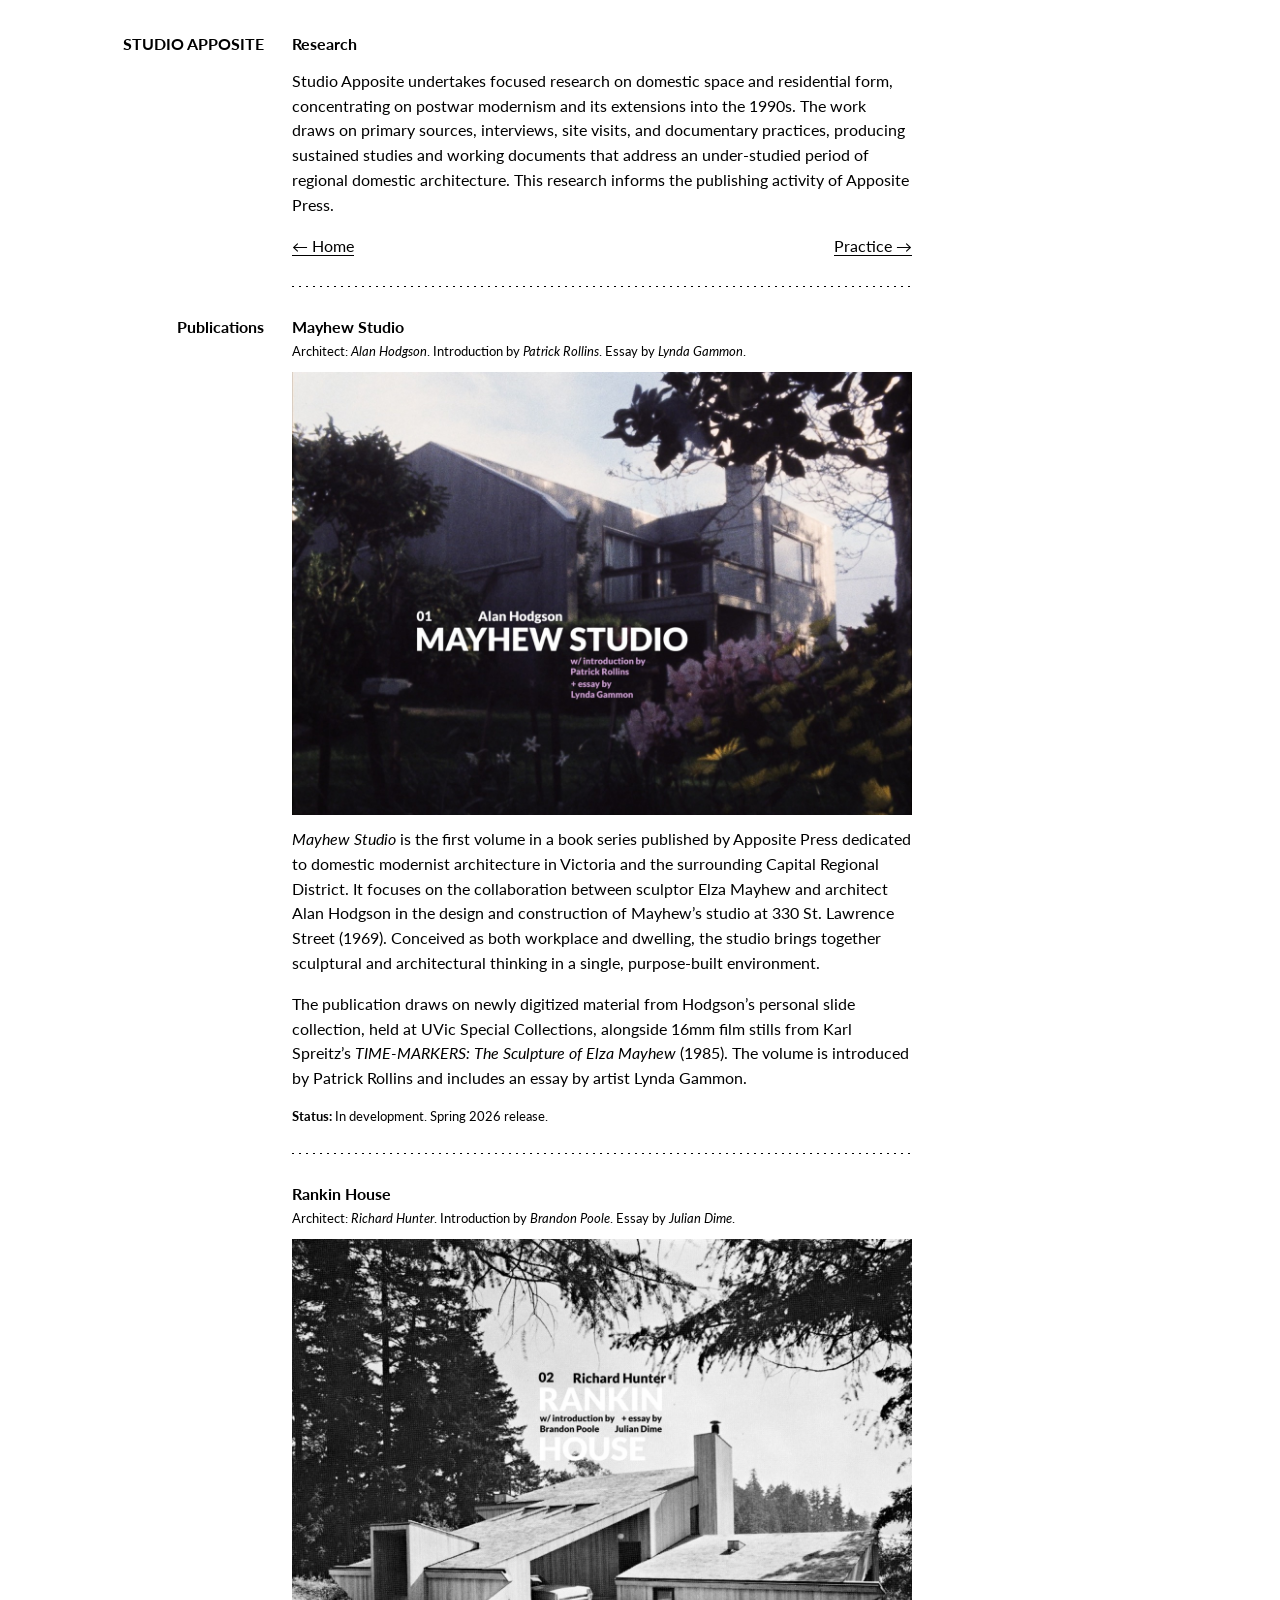
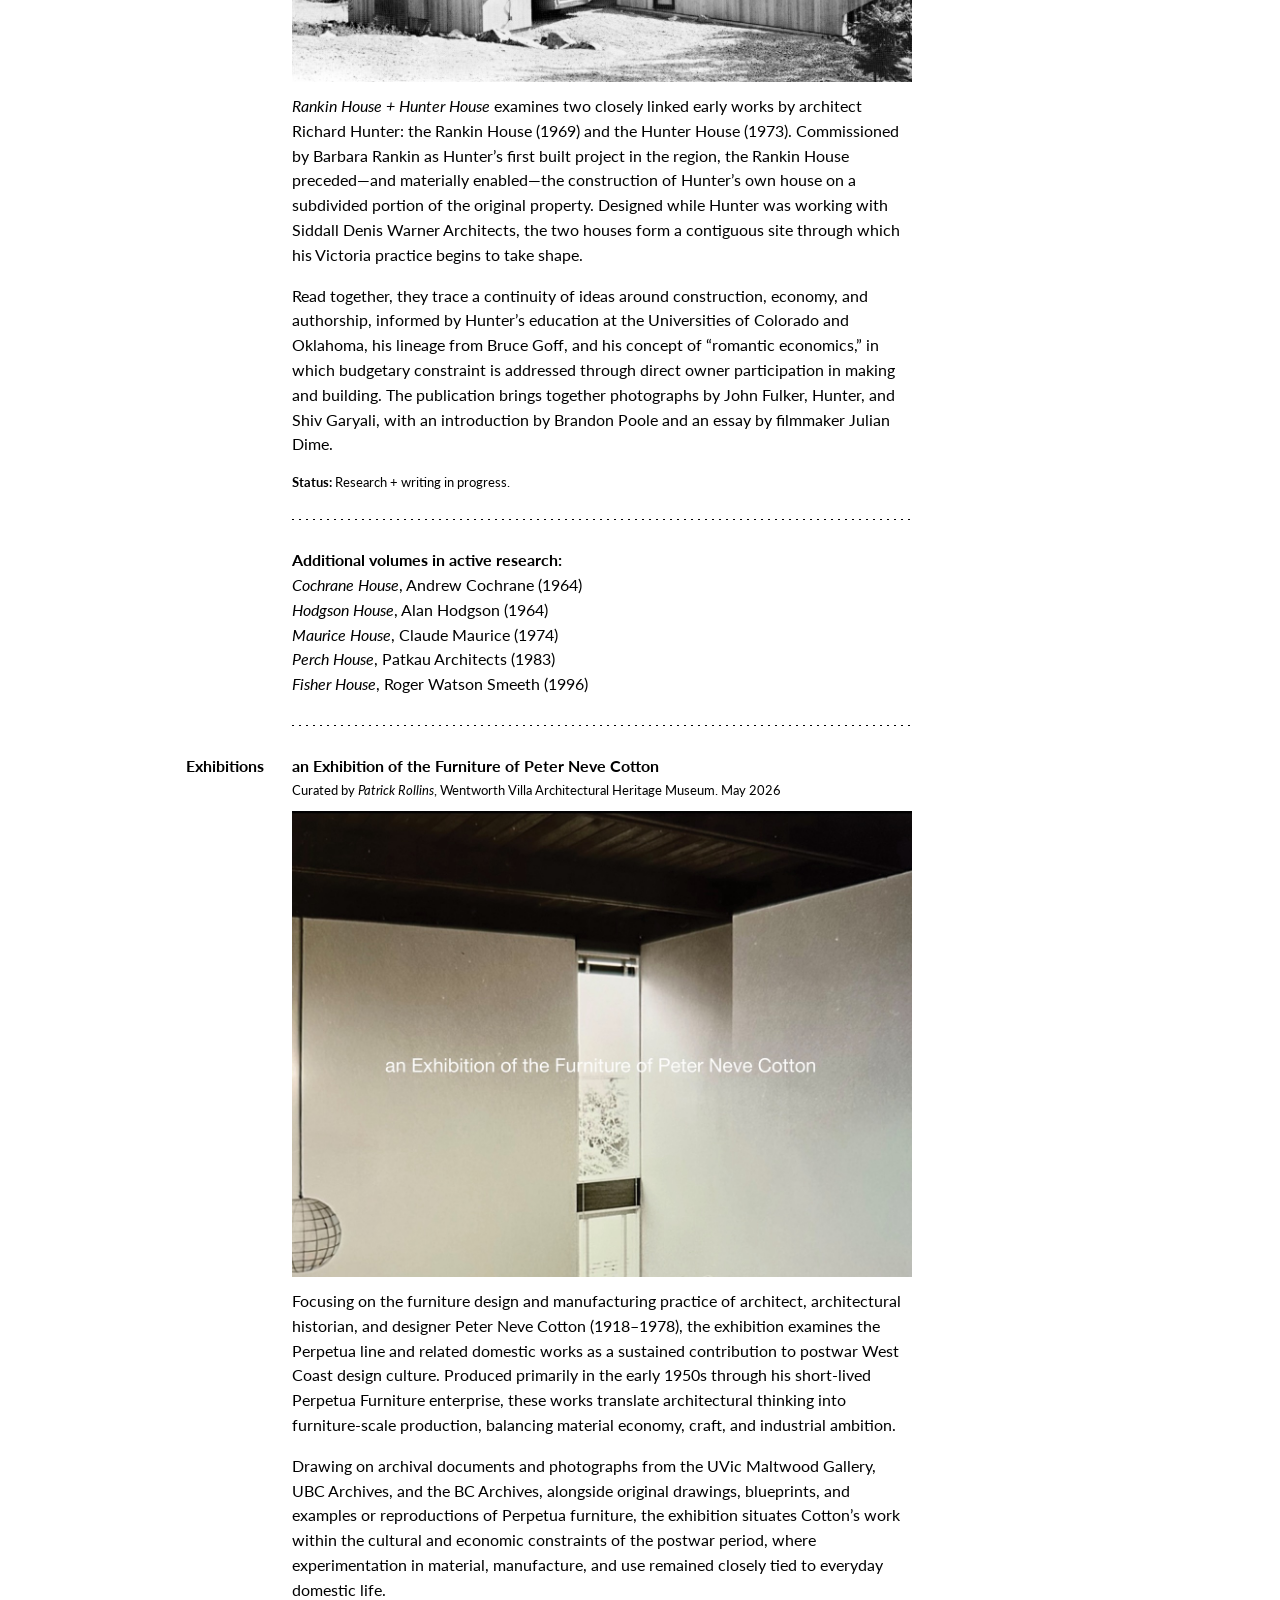
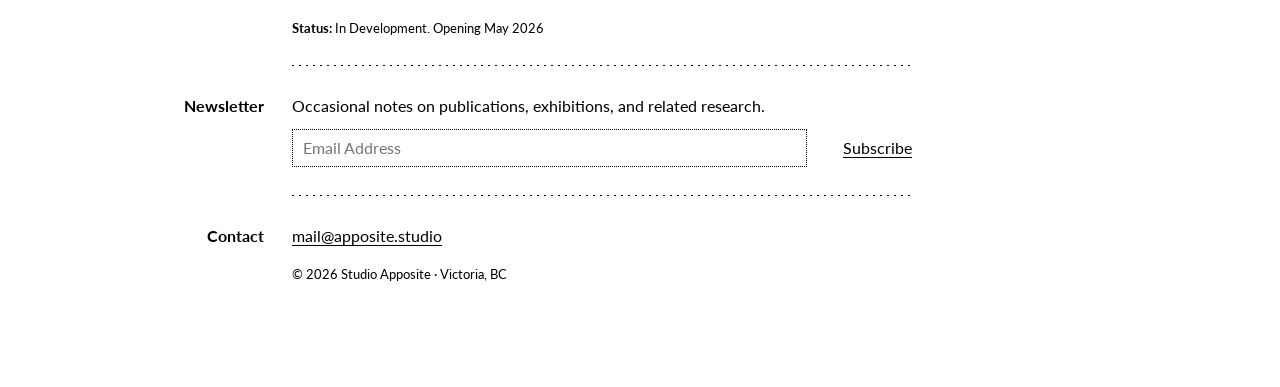
<file: research.html>
<!doctype html>
<html lang="en">
<head>

<!-- Google tag (gtag.js) -->
<script async src="https://www.googletagmanager.com/gtag/js?id=G-4Z03LNW37H"></script>
<script>
  window.dataLayer = window.dataLayer || [];
  function gtag(){dataLayer.push(arguments);}
  gtag('js', new Date());

  gtag('config', 'G-4Z03LNW37H');
</script>

  <meta charset="utf-8" />
  <meta name="viewport" content="width=device-width, initial-scale=1" />
  <title>Research & Publications — Studio Apposite</title>
<meta name="description" content="Research, publications, and exhibitions by Studio Apposite, an architectural design and research practice based in Victoria, BC." />

<!-- Link preview (Open Graph / Messenger) -->
<link rel="canonical" href="https://apposite.studio/research.html" />
<meta property="og:site_name" content="Studio Apposite" />
<meta property="og:title" content="Research & Publications — Studio Apposite" />
<meta property="og:description" content="Publications, exhibitions, and archival research documenting regional domestic architecture in Victoria and the surrounding Capital Regional District (Apposite Press)." />
<meta property="og:type" content="website" />
<meta property="og:url" content="https://apposite.studio/research.html" />
<meta property="og:image" content="https://apposite.studio/assets/images/og-image.jpg" />
<meta property="og:image:width" content="1200" />
<meta property="og:image:height" content="630" />

<meta name="twitter:card" content="summary_large_image" />
<meta name="twitter:title" content="Research & Publications — Studio Apposite" />
<meta name="twitter:description" content="Publications, exhibitions, and archival research documenting regional domestic architecture in Victoria and the surrounding Capital Regional District." />
<meta name="twitter:image" content="https://apposite.studio/assets/images/og-image.jpg" />
  <link rel="icon" href="/favicon.ico" type="image/x-icon">

  <!-- Lato -->
  <link rel="preconnect" href="https://fonts.googleapis.com">
  <link rel="preconnect" href="https://fonts.gstatic.com" crossorigin>
  <link href="https://fonts.googleapis.com/css2?family=Lato:ital,wght@0,400;0,700;1,400;1,700&display=swap" rel="stylesheet">

  <style>
    /* ----------------------------- */
    /* Reset + base                   */
    /* ----------------------------- */
    * { box-sizing: border-box; }
    html, body { margin: 0; padding: 0; }

    body{
      font-family: "Lato", system-ui, -apple-system, Segoe UI, Roboto, Helvetica, Arial, sans-serif;
      font-size: 16px;
      line-height: 1.55;
      color: #000;
      background: #fff;
    }

    html{
      transform: scale(1);
      transform-origin: top left;
    }

    :root{
      --rhythm: 16px;
      --label-col: 240px;
      --gap: 28px;
      --edge: 24px;
      --content-max: 620px; /* keep aligned with index + practice */
    }

    .wrap{
      max-width: 980px;
      margin: 0;
      padding: var(--edge) var(--edge) calc(var(--rhythm) * 6);
    }

    p{ margin: 0 0 calc(var(--rhythm) * 1) 0; }

    .b{ font-weight: 700; }
    .i{ font-style: italic; }
    .sc{ font-variant: small-caps; letter-spacing: 0.02em; }
    .pager{
      display: flex;
      justify-content: space-between;
      max-width: 100%;
    }
    /* Default: desktop — no breaks */
    .tagline .break {
      display: inline;
    }

    /* Mobile: stack after periods */
    @media (max-width: 760px) {
      .tagline .break {
        display: block;
        height: 0.25em; /* optional breathing room */
      }
    }

    /* ----------------------------- */
    /* Links (static underline)       */
    /* ----------------------------- */
    a{
      color:#000;
      text-decoration: underline;
      text-underline-offset: 3px;
      text-decoration-thickness: 1px;
    }

    /* Optional: subtle hover emphasis (no animation) */
    @media (hover:hover){
      a:hover{ text-decoration-thickness: 2px; }
    }

    /* ----------------------------- */
    /* Grid rows + labels             */
    /* ----------------------------- */
    .row{
      display: grid;
      grid-template-columns: var(--label-col) minmax(0, var(--content-max));
      column-gap: var(--gap);
      padding: calc(var(--rhythm) * 0.5) 0;
      align-items: baseline;
      justify-content: start; /* keep extra space on the right */
    }

    .label{
      font-weight: 700;
      text-align: right;
      padding-top: 0;
    }

    .content p:last-child{ margin-bottom: 0; }

    /* ----------------------------- */
    /* Rule separators                */
    /* ----------------------------- */
    .rule{
      height: 1px;
      width: 100%;
      background-image: repeating-linear-gradient(
        to right,
        #000 0,
        #000 2px,
        transparent 2px,
        transparent 7px
      );
      transform-origin: 0 50%;
      transform: scaleX(0);
      transition: transform 180ms linear;
    }

    .rulewrap{ margin: calc(var(--rhythm) * 0.75) 0; }

    /* ----------------------------- */
    /* Page header                    */
    /* ----------------------------- */
    .top-block{ align-items: start; }

    .top-kicker{
      margin: 0 0 calc(var(--rhythm) * 0.75) 0;
    }

    .small{
      font-size: 13px;
      line-height: 1.4;
    }
    h1.label, h2.label { margin: 0; font-size: inherit; }
    h1.top-kicker { margin: 0 0 calc(var(--rhythm) * 0.75) 0; font-size: inherit; line-height: inherit; }
    h3.b { margin: 0; font-size: inherit; line-height: inherit; }

    /* ----------------------------- */
    /* Work rows (each item)          */
    /* ----------------------------- */
    .work-head{
      display: grid;
      grid-template-columns: 1fr auto;
      column-gap: 14px;
      align-items: baseline;
      margin-bottom: calc(var(--rhythm) * 0.5);
    }

    .work-meta{
      text-align: right;
      white-space: nowrap;
      font-size: 13px;
      line-height: 1.4;
    }

    .tagline{
      margin-top: 2px;
      font-size: 13px;
      line-height: 1.4;
    }

    .work-image{
      width: 100%;
      height: auto;
      display: block;
      margin: calc(var(--rhythm) * 0.75) 0 calc(var(--rhythm) * 0.75);
      border: 0;
      border-radius: 0;
      object-fit: cover;
    }

    /* Optional: “type” marker */
    .type{
      font-size: 13px;
      line-height: 1.4;
      letter-spacing: 0.02em;
      font-variant: small-caps;
    }

    /* ----------------------------- */
    /* Mobile                         */
    /* ----------------------------- */
    @media (max-width: 760px){
      html{ transform: none; }
      :root{ --edge: 16px; }

      .wrap{
        padding: var(--edge);
        padding-bottom: calc(var(--rhythm) * 6);
      }

      .row{ grid-template-columns: 1fr; }
      .label{ text-align: left; margin-bottom: 6px; padding-top: 0; }

      .work-head{
        grid-template-columns: 1fr;
        row-gap: 6px;
      }

      .work-meta{ text-align: left; }
    }

    @media (prefers-reduced-motion: reduce){
      .rule{ transform: none !important; transition: none !important; }
    }

        /* ----------------------------- */
        /* Kit inline form — Apposite overrides */
        /* ----------------------------- */
        .apposite-kit{ max-width: 100% !important; }

        .apposite-kit .formkit-fields{
          margin: 0 !important;
          align-items: center !important;
        }

        /* Newsletter description line */
        .note{
          font-size: 16px;
          line-height: 1.45;
          margin-bottom: calc(var(--rhythm) * 0.75);
        }

        /* Use flex gap if present; fall back to margins */
        .apposite-kit .formkit-fields{ gap: 18px !important; }

        .apposite-kit .formkit-field,
        .apposite-kit .formkit-submit{
          margin: 0 !important;
        }

        .apposite-kit .formkit-input{
          border: 1px dotted #000 !important;
          border-radius: 0 !important;
          background: transparent !important;
          color: #000 !important;
          padding: 6px 10px !important;
          font: inherit !important;
          height: 38px !important;
          line-height: 1.2 !important;
        }
        .apposite-kit .formkit-input:focus{
          outline: none !important;
          border-color: #000 !important;
        }

        /* Button behaves like underlined link */
        .apposite-kit .formkit-submit{
          background: none !important;
          color: #000 !important;
          border: 0 !important;
          border-radius: 0 !important;
          padding: 0 !important;
          font: inherit !important;
          width: auto !important;
          cursor: pointer !important;
          margin-bottom: 0 !important;
        }
        .apposite-kit .formkit-submit > span{
          display: inline !important;
          padding: 0 !important;
          text-decoration: underline !important;
          text-underline-offset: 3px !important;
          text-decoration-thickness: 1px !important;
          background: none !important;
        }
        @media (hover:hover){
          .apposite-kit .formkit-submit:hover > span{
            text-decoration-thickness: 2px !important;
          }
        }

        /* Hide “Built with Kit” */
        .apposite-kit .formkit-powered-by-convertkit-container{
          display: none !important;
        }

        /* Alerts: keep minimal */
        .apposite-kit .formkit-alert{
          border: 1px dotted #000 !important;
          border-radius: 0 !important;
          background: transparent !important;
          color: #000 !important;
          padding: 8px 10px !important;
          margin: 12px 0 0 0 !important;
          text-align: left !important;
        }
        .apposite-kit .formkit-alert:empty{ display: none !important; }
        /* --- Newsletter: keep input + subscribe on one line --- */
        .apposite-kit .formkit-fields{
          display: flex !important;
          flex-direction: row !important;
          flex-wrap: nowrap !important;
          align-items: baseline !important;
          gap: 18px !important; /* keep your rhythm */
        }

        /* Let the email field take the available width */
        .apposite-kit .formkit-field{
          flex: 1 1 auto !important;
          min-width: 0 !important;
        }

        /* Keep button from wrapping to a new line */
        .apposite-kit .formkit-submit{
          flex: 0 0 auto !important;
          white-space: nowrap !important;
        }

        /* Optional: on very narrow screens, stack for legibility */
        @media (max-width: 420px){
          .apposite-kit .formkit-fields{
            flex-direction: column !important;
            align-items: flex-start !important;
            gap: 10px !important;
          }
          .apposite-kit .formkit-field{ width: 100% !important; }
        }
        /* Newsletter row: make input stretch + keep Subscribe aligned right */
        .apposite-kit .formkit-fields{
          justify-content: flex-start !important;  /* override Kit’s space-between */
          width: 100% !important;
        }

        .apposite-kit .formkit-field{
          flex: 1 1 auto !important;
          max-width: none !important;
          width: 100% !important;
        }

        .apposite-kit .formkit-input{
          width: 100% !important;
          max-width: none !important;
        }

        /* Push Subscribe to the far right, but keep a consistent gap */
        .apposite-kit .formkit-submit{
          margin-left: 18px !important;
        }

  </style>
</head>

<body>

<main class="wrap">

  <!-- Header -->
  <section class="row top-block">
    <div class="label" aria-label="Site name">STUDIO APPOSITE</div>
    <div class="content">
      <h1 class="top-kicker"><span class="b">Research</span></h1>

      <p>Studio Apposite undertakes focused research on domestic space and residential form, concentrating on postwar modernism and its extensions into the 1990s. The work draws on primary sources, interviews, site visits, and documentary practices, producing sustained studies and working documents that address an under-studied period of regional domestic architecture. This research informs the publishing activity of Apposite Press.</p>

      <nav class="pager">
  <a href="index.html">← Home</a>
  <a href="practice.html">Practice →</a>
</nav>
    </div>
  </section>

  <section class="row rulewrap" aria-hidden="true">
    <div class="label"></div>
    <div class="content"><div class="rule"></div></div>
  </section>

  <!-- Publications Work 01 -->
  <section class="row work" id="work-01">
    <h2 class="label">Publications</h2>
    <div class="content">
      <div class="work-head">
        <div>
          <h3 class="b">Mayhew Studio</h3>
            <p class="tagline">
              Architect: <span class="i">Alan Hodgson</span>.<span class="break"></span>
              Introduction by <span class="i">Patrick Rollins</span>.<span class="break"></span>
              Essay by <span class="i">Lynda Gammon</span>.
            </p>
        </div>
      </div>

      <img
        class="work-image"
        src="assets/images/Pub01.jpg"
        alt="Hodgson's Mayhew Studio, 1969"
        loading="lazy"
        decoding="async"
      />
        <p><em>Mayhew Studio</em> is the first volume in a book series published by Apposite Press dedicated to domestic modernist architecture in Victoria and the surrounding Capital Regional District. It focuses on the collaboration between sculptor Elza Mayhew and architect Alan Hodgson in the design and construction of Mayhew’s studio at 330 St. Lawrence Street (1969). Conceived as both workplace and dwelling, the studio brings together sculptural and architectural thinking in a single, purpose-built environment.</p>

  <p>The publication draws on newly digitized material from Hodgson’s personal slide collection, held at UVic Special Collections, alongside 16mm film stills from Karl Spreitz’s <em>TIME-MARKERS: The Sculpture of Elza Mayhew</em> (1985). The volume is introduced by Patrick Rollins and includes an essay by artist Lynda Gammon.</p>

      <p class="small"><span class="b">Status:</span> In development. Spring 2026 release.</p>

    </div>
  </section>

  <section class="row rulewrap" aria-hidden="true">
    <div class="label"></div>
    <div class="content"><div class="rule"></div></div>
  </section>

  <!-- Pub Work 02 -->
  <section class="row work" id="work-02">
    <div class="label"></div>
    <div class="content">
      <div class="work-head">
        <div>
          <h3 class="b">Rankin House</h3>
          <p class="tagline">Architect: <span class="i">Richard Hunter</span>. Introduction by <span class="i">Brandon Poole</span>. Essay by <span class="i">Julian Dime</span>.</p>
        </div>
      <!--  <div class="work-meta">
          <div class="type">Publication</div>
          <div>Victoria, BC</div>
          <div>Forthcoming</div>
        </div> -->
      </div>

      <img
        class="work-image"
        src="assets/images/Pub02.jpg"
        alt="Rankin House — publication documentation"
        loading="lazy"
        decoding="async"
      />
      <p><em>Rankin House + Hunter House</em> examines two closely linked early works by architect Richard Hunter: the Rankin House (1969) and the Hunter House (1973). Commissioned by Barbara Rankin as Hunter’s first built project in the region, the Rankin House preceded—and materially enabled—the construction of Hunter’s own house on a subdivided portion of the original property. Designed while Hunter was working with Siddall Denis Warner Architects, the two houses form a contiguous site through which his Victoria practice begins to take shape.</p>

<p>Read together, they trace a continuity of ideas around construction, economy, and authorship, informed by Hunter’s education at the Universities of Colorado and Oklahoma, his lineage from Bruce Goff, and his concept of “romantic economics,” in which budgetary constraint is addressed through direct owner participation in making and building. The publication brings together photographs by John Fulker, Hunter, and Shiv Garyali, with an introduction by Brandon Poole and an essay by filmmaker Julian Dime.</p>

      <p class="small"><span class="b">Status:</span> Research + writing in progress.</p>
    </div>
  </section>

  <section class="row rulewrap" aria-hidden="true">
    <div class="label"></div>
    <div class="content"><div class="rule"></div></div>
  </section>

  <section class="row work" id="work-03">
  <div class="label"></div>
  <div class="content">
    <h3 class="b">Additional volumes in active research:</h3>
<p>
      <em>Cochrane House</em>, Andrew Cochrane (1964)<br>
      <em>Hodgson House</em>, Alan Hodgson (1964)<br>
      <em>Maurice House</em>, Claude Maurice (1974)<br>
      <em>Perch House</em>, Patkau Architects (1983)<br>
      <em>Fisher House</em>, Roger Watson Smeeth (1996)
    </p>
  </div>
</section>

  <section class="row rulewrap" aria-hidden="true">
    <div class="label"></div>
    <div class="content"><div class="rule"></div></div>
  </section>
  <!-- Pub Work 03 -->
  <!--
  <section class="row work" id="work-04">
    <div class="label"></div>
    <div class="content">
      <div class="work-head">
        <div>
          <p class="b">Maurice House</p>
        <p class="tagline">Architect: <span class="i">Claude Maurice</span>. Introduction by <span class="i">Roberto Zancan</span>. Essay by <span class="i">Brandon Poole</span>.</p></div>
        <!-- <div class="work-meta">
          <div class="type">Publication</div>
          <div>Victoria, BC</div>
          <div>Forthcoming</div>
        </div> -->
        <!--
      </div>

      <img
        class="work-image"
        src="assets/images/Pub03.jpg"
        alt="Hodgson / Mayhew — archival image or studio documentation"
        loading="lazy"
        decoding="async"
      />

      <p>
      Lorem ipsum dolor sit amet, consectetur adipiscing elit, sed do eiusmod tempor incididunt ut labore et dolore magna aliqua. Ut enim ad minim veniam, quis nostrud exercitation ullamco laboris nisi ut aliquip ex ea commodo consequat. Duis aute irure dolor in reprehenderit in voluptate velit esse cillum dolore eu fugiat nulla pariatur. Excepteur sint occaecat cupidatat non proident, sunt in culpa qui officia deserunt mollit anim id est laborum.  </p>

      <p class="small"><span class="b">Status:</span> Research + writing in progress.</p>
    </div>
  </section>

  <section class="row rulewrap" aria-hidden="true">
    <div class="label"></div>
    <div class="content"><div class="rule"></div></div>
  </section>
-->

  <!-- Exhib Work 01 -->
  <section class="row work" id="exhib-01">
    <h2 class="label">Exhibitions</h2>
    <div class="content">
      <div class="work-head">
        <div>
          <h3 class="b">an Exhibition of the Furniture of Peter Neve Cotton</h3>
          <p class="tagline">Curated by <span class="i">Patrick Rollins</span>, Wentworth Villa Architectural Heritage Museum. May 2026</p>
        </div>
        <!--<div class="work-meta">
          <div class="type">Exhibition</div>
          <div>Victoria, BC</div>
          <div>2026</div>
        </div> -->
      </div>

      <img
        class="work-image"
        src="assets/images/Exhib01.jpg"
        alt="For Everyone a Room — installation image"
        loading="lazy"
        decoding="async"
      />

      <p>Focusing on the furniture design and manufacturing practice of architect, architectural historian, and designer Peter Neve Cotton (1918–1978), the exhibition examines the Perpetua line and related domestic works as a sustained contribution to postwar West Coast design culture. Produced primarily in the early 1950s through his short-lived Perpetua Furniture enterprise, these works translate architectural thinking into furniture-scale production, balancing material economy, craft, and industrial ambition.</p>

    <p>Drawing on archival documents and photographs from the UVic Maltwood Gallery, UBC Archives, and the BC Archives, alongside original drawings, blueprints, and examples or reproductions of Perpetua furniture, the exhibition situates Cotton’s work within the cultural and economic constraints of the postwar period, where experimentation in material, manufacture, and use remained closely tied to everyday domestic life.</p>
    <p class="small"><span class="b">Status:</span> In Development. Opening May 2026</p>
    </div>
  </section>

  <section class="row rulewrap" aria-hidden="true">
    <div class="label"></div>
    <div class="content"><div class="rule"></div></div>
  </section>

  <section class="row" id="newsletter">
    <h2 class="label">Newsletter</h2>
    <div class="content">
      <p class="note">Occasional notes on publications, exhibitions, and related research.</p>
      <form
        action="https://app.kit.com/forms/8946151/subscriptions"
        class="seva-form formkit-form apposite-kit"
        method="post"
        data-sv-form="8946151"
        data-uid="f116d056d3"
        data-format="inline"
        data-version="5"
      >
        <div data-style="clean">
          <ul class="formkit-alert formkit-alert-error" data-element="errors" data-group="alert"></ul>

          <div data-element="fields" data-stacked="false" class="seva-fields formkit-fields">
            <div class="formkit-field">
              <input
                class="formkit-input"
                name="email_address"
                aria-label="Email Address"
                placeholder="Email Address"
                required
                type="email"
                autocomplete="email"
                inputmode="email"
              >
            </div>

            <button data-element="submit" class="formkit-submit">
              <span>Subscribe</span>
            </button>
          </div>

          <div class="formkit-alert formkit-alert-success" data-element="success" data-group="alert"></div>
        </div>
      </form>
    </div>

  </section>
  <section class="row rulewrap" aria-hidden="true">
    <div class="label"></div>
    <div class="content"><div class="rule"></div></div>
  </section>
  <!-- Contact -->
  <section class="row" id="contact">
    <h2 class="label">Contact</h2>
    <div class="content">
      <p><a href="mailto:mail@apposite.studio"
   onclick="gtag('event', 'contact_email_click', {
     method: 'email'
   });">
   mail@apposite.studio
</a>
</p>
    </div>
  </section>

  <section class="row" id="colophon">
    <div class="label"></div>
    <div class="content">
      <p class="small">© <span id="y"></span> Studio Apposite · Victoria, BC</p>
    </div>
  </section>

</main>

<script>
  // Year
  document.getElementById("y").textContent = new Date().getFullYear();

  // Animate only the dashed rules on first view (no content opacity changes)
  const prefersReduced = window.matchMedia("(prefers-reduced-motion: reduce)").matches;
  const ruleEls = Array.from(document.querySelectorAll(".rule"));

  if (!prefersReduced && "IntersectionObserver" in window) {
    const io = new IntersectionObserver((entries) => {
      entries.forEach((entry) => {
        if (!entry.isIntersecting) return;
        const el = entry.target;
        el.style.transform = "scaleX(1)";
        io.unobserve(el);
      });
    }, { root: null, rootMargin: "0px 0px -12% 0px", threshold: 0.01 });

    ruleEls.forEach(el => io.observe(el));
  } else {
    ruleEls.forEach(el => { el.style.transform = "scaleX(1)"; });
  }
</script>

</body>
</html>
</file>
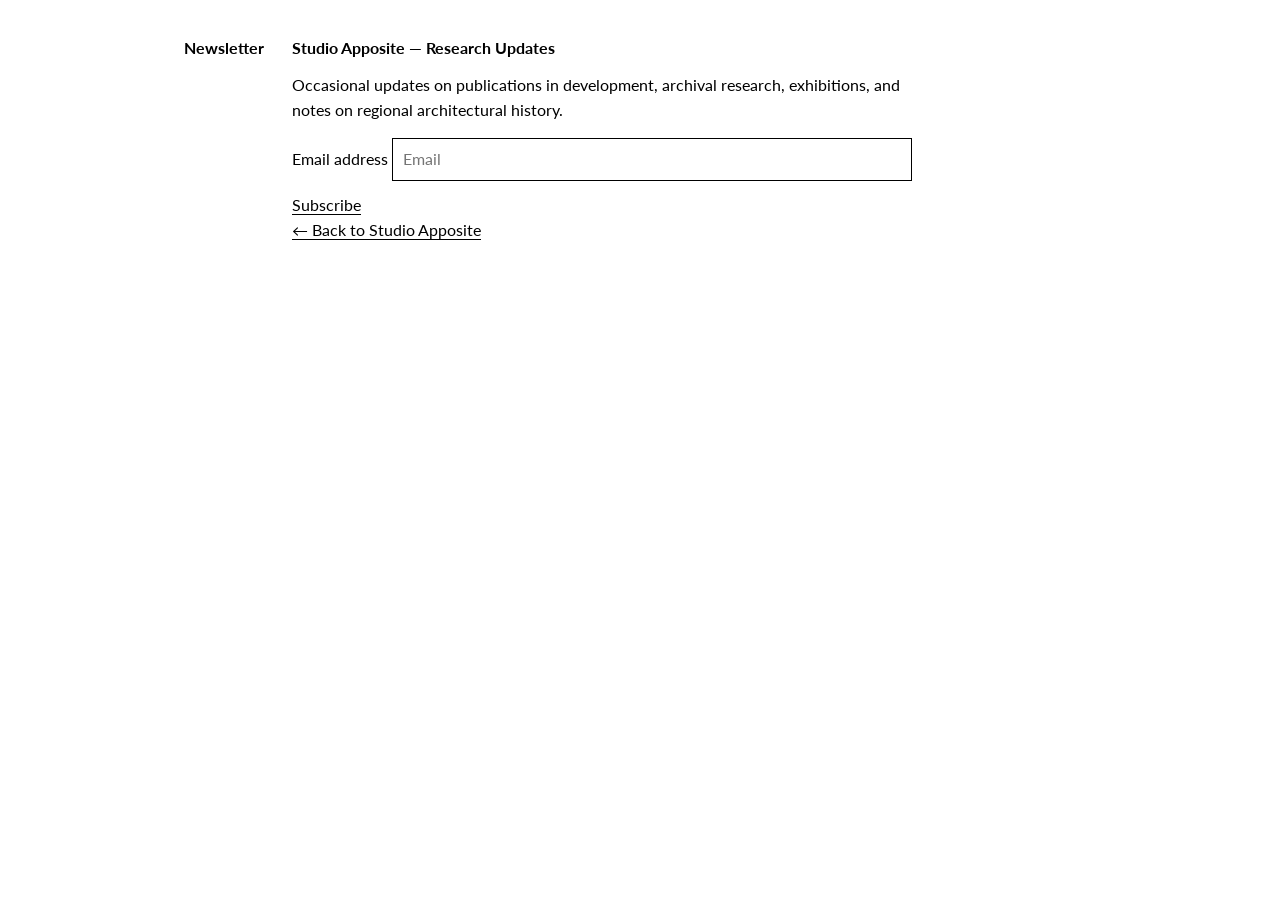
<file: subscribe.html>
<!doctype html>
<html lang="en">
<head>
  <meta charset="utf-8" />
  <meta name="viewport" content="width=device-width, initial-scale=1" />

  <title>Subscribe — Studio Apposite</title>
  <meta name="description" content="Subscribe to Studio Apposite — Research Updates." />
  <link rel="icon" href="/favicon.ico" type="image/x-icon">

  <!-- Lato -->
  <link rel="preconnect" href="https://fonts.googleapis.com">
  <link rel="preconnect" href="https://fonts.gstatic.com" crossorigin>
  <link href="https://fonts.googleapis.com/css2?family=Lato:ital,wght@0,400;0,700;1,400&display=swap" rel="stylesheet">

  <style>
    * { box-sizing: border-box; }
    html, body { margin: 0; padding: 0; }

    body{
      font-family: "Lato", system-ui, -apple-system, Segoe UI, Roboto, Helvetica, Arial, sans-serif;
      font-size: 16px;
      line-height: 1.55;
      color: #000;
      background: #fff;
    }

    :root{
      --rhythm: 16px;
      --label-col: 240px;
      --gap: 28px;
      --edge: 24px;
      --content-max: 620px;
    }

    .wrap{
      max-width: 980px;
      padding: var(--edge);
      padding-bottom: calc(var(--rhythm) * 6);
    }

    .row{
      display: grid;
      grid-template-columns: var(--label-col) minmax(0, var(--content-max));
      column-gap: var(--gap);
      padding: calc(var(--rhythm) * 0.75) 0;
      align-items: baseline;
    }

    .label{
      font-weight: 700;
      text-align: right;
    }

    h1{
      margin: 0 0 calc(var(--rhythm) * 0.75);
      font-size: inherit;
      font-weight: 700;
    }

    p{ margin: 0 0 var(--rhythm); }

    /* Form */
    form{ margin-top: calc(var(--rhythm) * 0.5); }

    input{
      font: inherit;
      width: min(520px, 100%);
      padding: 8px 10px;
      border: 1px solid #000;
      background: #fff;
    }

    button{
      margin-top: calc(var(--rhythm) * 0.75);
      font: inherit;
      background: none;
      border: none;
      padding: 0;
      cursor: pointer;
      text-decoration: underline;
      text-underline-offset: 3px;
    }

    a{
      color: #000;
      text-decoration: underline;
      text-underline-offset: 3px;
    }

    @media (max-width: 760px){
      .row{ grid-template-columns: 1fr; }
      .label{ text-align: left; margin-bottom: 6px; }
    }
  </style>
</head>

<body>

<main class="wrap">

  <section class="row">
    <div class="label">Newsletter</div>
    <div class="content">
      <h1>Studio Apposite — Research Updates</h1>

      <p>
        Occasional updates on publications in development, archival research,
        exhibitions, and notes on regional architectural history.
      </p>

      <!-- CONVERTKIT FORM -->
      <form
        action="https://app.convertkit.com/forms/FORM_ID/subscriptions"
        method="post"
      >
        <!-- REQUIRED -->
        <input type="hidden" name="form_id" value="FORM_ID">

        <!-- OPTIONAL: tagging -->
        <input type="hidden" name="tags[]" value="research">

        <!-- OPTIONAL: redirect -->
        <input type="hidden" name="redirect" value="https://apposite.studio/subscribed.html">

        <!-- Honeypot -->
        <input type="text" name="hp" tabindex="-1" autocomplete="off"
               style="position:absolute;left:-5000px;" aria-hidden="true">

        <label>
          <span class="sr-only">Email address</span>
          <input
            type="email"
            name="email_address"
            placeholder="Email"
            required
            autocomplete="email"
          />
        </label>

        <button type="submit">Subscribe</button>
      </form>

      <p class="small">
        <a href="/">← Back to Studio Apposite</a>
      </p>
    </div>
  </section>

</main>

</body>
</html>
</file>
